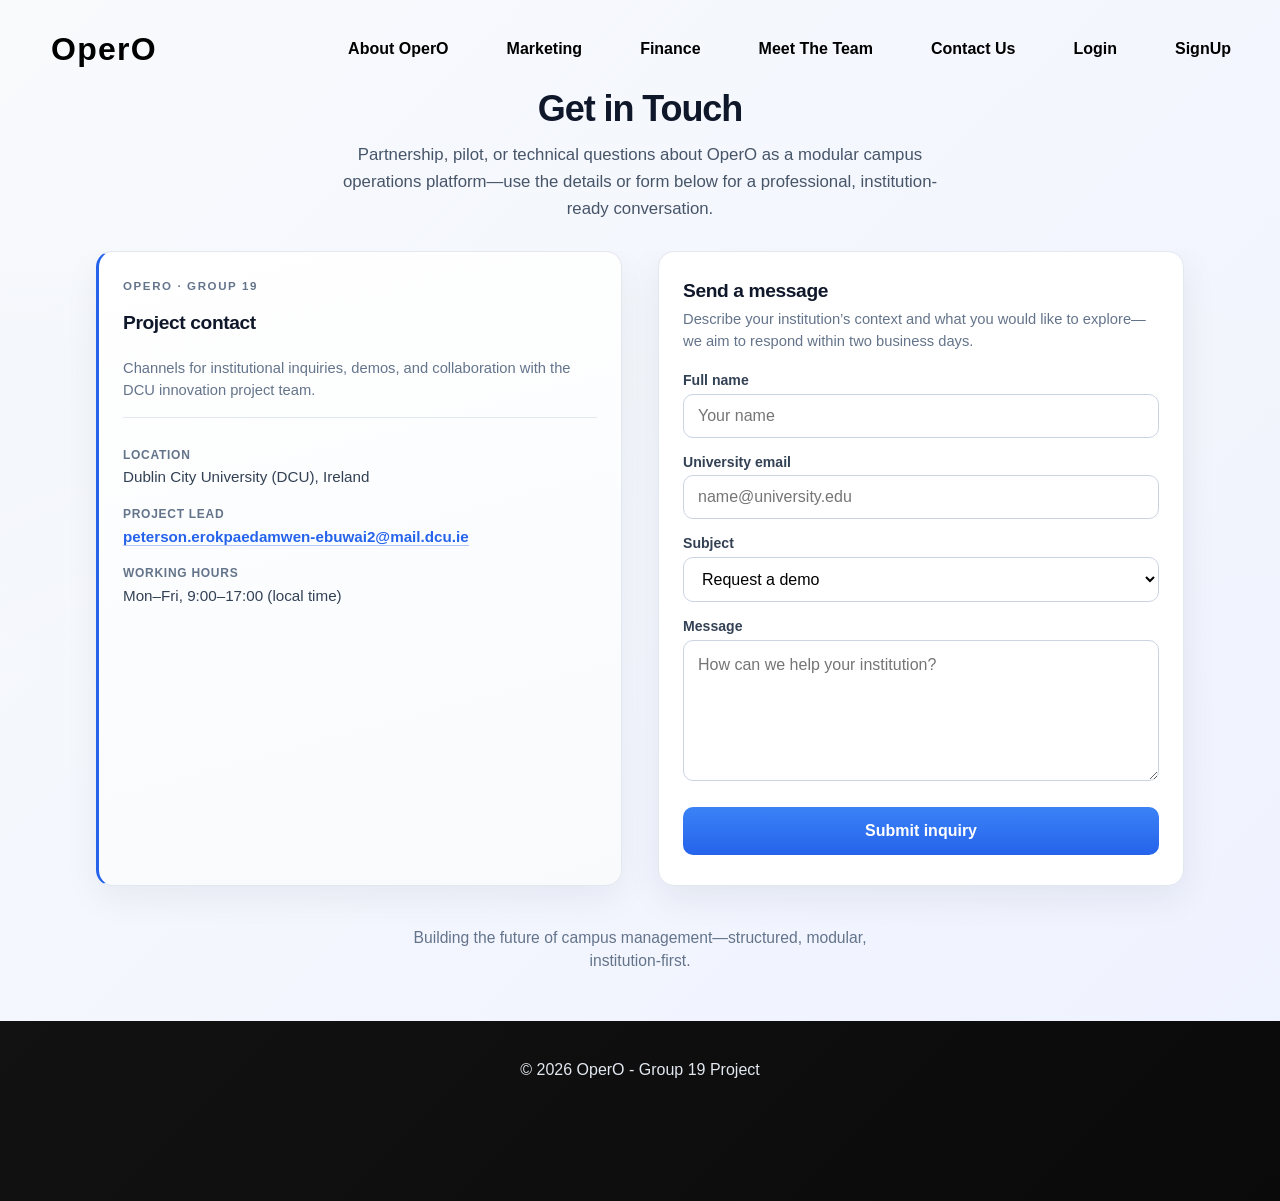
<file: contact.html>
<!DOCTYPE html>
<html lang="en">
<head>
    <meta charset="UTF-8">
    <meta name="viewport" content="width=device-width, initial-scale=1.0">
    <title>OperO | Contact Us</title>
    <link rel="stylesheet" href="main.css">
    <link rel="stylesheet" href="contact.css">
</head>
<body class="contact-page">

    <nav class="nav-bar">
        <a href="index.html" class="logo">OperO</a>
        <div class="list">
            <ul>
                <li><a href="Oper0.html">About OperO</a></li>
                <li><a href="market.html">Marketing</a></li>
                <li><a href="finance.html">Finance</a></li>
                <li><a href="team.html">Meet The Team</a></li>
                <li><a href="contact.html">Contact Us</a></li>
                <li><a href="login.html">Login</a></li>
                <li><a href="signup.html">SignUp</a></li>
            </ul>
        </div>
        <img src="images/burger.png" alt="A navigation burger menu" class="menu" width="35">
    </nav>

    <header class="contact-hero">
        <h1 class="contact-hero__title">Get in Touch</h1>
        <p class="contact-hero__lead">Partnership, pilot, or technical questions about OperO as a modular campus operations platform—use the details or form below for a professional, institution-ready conversation.</p>
    </header>

    <section class="contact-main" aria-label="Contact and inquiry form">
        <div class="contact-split">
            <aside class="contact_details" aria-labelledby="contact-details-title">
                <p class="contact-card-eyebrow">OperO · Group 19</p>
                <h2 id="contact-details-title" class="contact-card-title">Project contact</h2>
                <p class="contact-card-desc">Channels for institutional inquiries, demos, and collaboration with the DCU innovation project team.</p>
                <div class="contact-row">
                    <span class="contact-label">Location</span>
                    <span class="contact-value">Dublin City University (DCU), Ireland</span>
                </div>
                <div class="contact-row">
                    <span class="contact-label">Project lead</span>
                    <span class="contact-value"><a href="mailto:peterson.erokpaedamwen-ebuwai2@mail.dcu.ie" class="contact-link">peterson.erokpaedamwen-ebuwai2@mail.dcu.ie</a></span>
                </div>
                <div class="contact-row">
                    <span class="contact-label">Working hours</span>
                    <span class="contact-value">Mon–Fri, 9:00–17:00 (local time)</span>
                </div>
            </aside>

            <div class="message">
                <h2 class="message-form-title">Send a message</h2>
                <p class="message-form-lead">Describe your institution’s context and what you would like to explore—we aim to respond within two business days.</p>
                <form action="#" method="POST" class="contact-form">
                    <div class="form-group">
                        <label for="name">Full name</label>
                        <input type="text" id="name" name="name" placeholder="Your name" required autocomplete="name">
                    </div>

                    <div class="form-group">
                        <label for="email">University email</label>
                        <input type="email" id="email" name="email" placeholder="name@university.edu" required autocomplete="email">
                    </div>

                    <div class="form-group">
                        <label for="subject">Subject</label>
                        <select id="subject" name="subject">
                            <option value="demo">Request a demo</option>
                            <option value="partnership">Partnership inquiry</option>
                            <option value="support">Technical support</option>
                            <option value="other">Other</option>
                        </select>
                    </div>

                    <div class="form-group">
                        <label for="msg">Message</label>
                        <textarea id="msg" name="message" placeholder="How can we help your institution?" rows="5"></textarea>
                    </div>

                    <button type="submit" class="contact-submit">Submit inquiry</button>
                </form>
            </div>
        </div>

        <p class="contact-tagline">Building the future of campus management—structured, modular, institution-first.</p>
    </section>

    <footer>
        <div class="footer">
            <p>&copy; 2026 OperO - Group 19 Project</p>
        </div>
    </footer>

    <script src="main.js"></script>
</body>
</html>
</file>
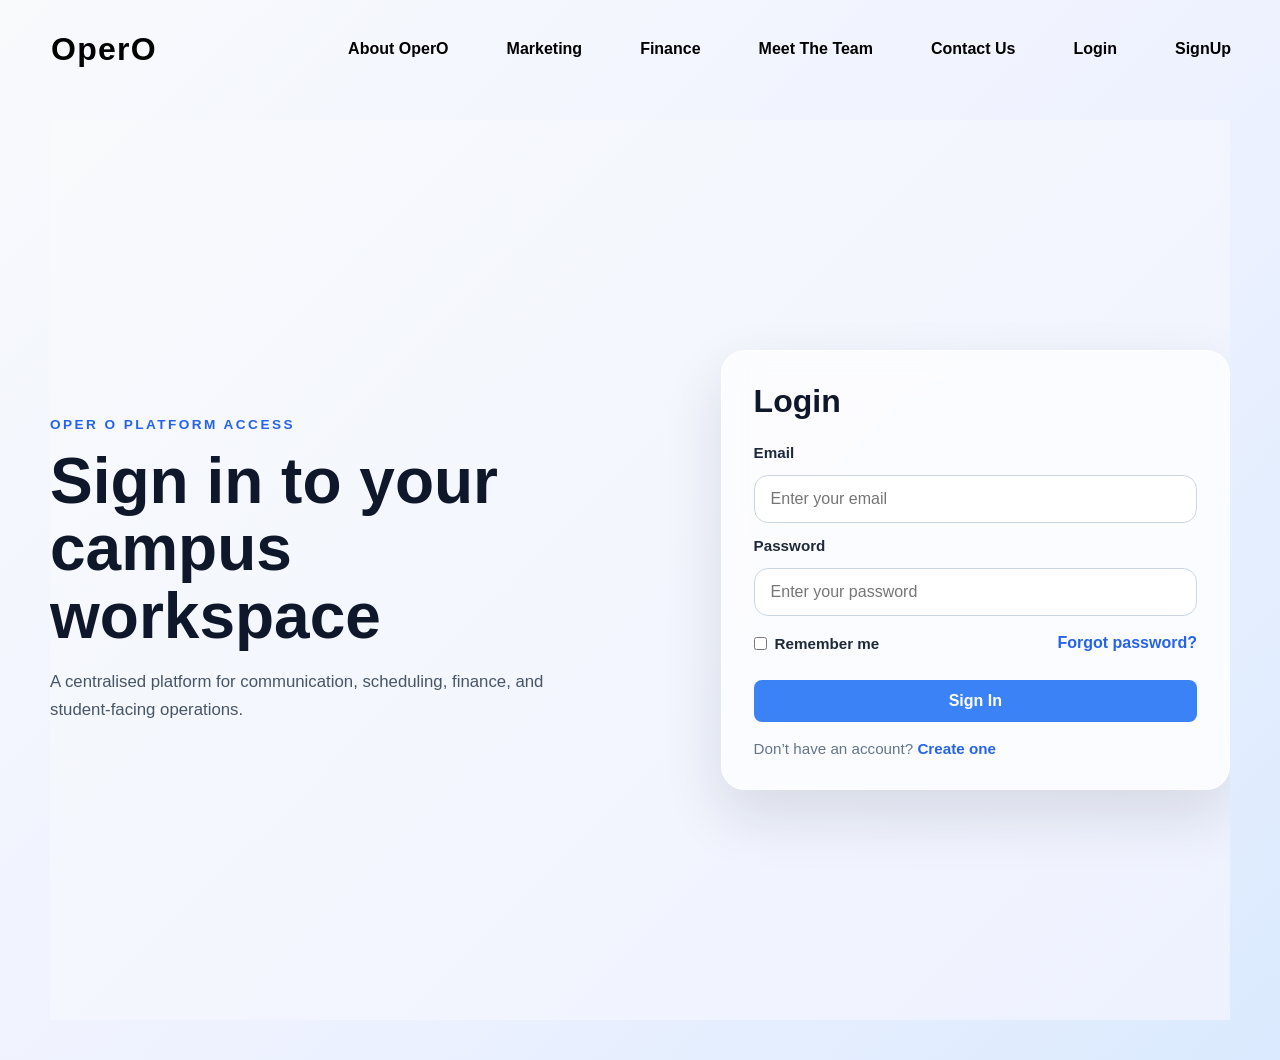
<file: login.html>
<!DOCTYPE html>
<html lang="en">
<head>
  <meta charset="UTF-8" />
  <meta name="viewport" content="width=device-width, initial-scale=1.0" />
  <title>OperO | Login</title>
  <link rel="stylesheet" href="main.css" />
</head>
<body>

    <nav class="nav-bar">
        <a href="index.html" class="logo">OperO</a>
        <div class="list">
            <ul>
                <li><a href="Oper0.html">About OperO</a></li>
                <li><a href="market.html">Marketing</a></li>
                <li><a href="finance.html">Finance</a></li>
                <li><a href="team.html">Meet The Team</a></li>
                <li><a href="contact.html">Contact Us</a></li>
                <li><a href="login.html">Login</a></li>
                <li><a href="signup.html">SignUp</a></li>
            </ul>
        </div>
        <img src="images/burger.png" alt="A navigation burger menu" class="menu" width="35">
    </nav>

  <main class="login-page">
    <section class="login-hero">
      <div class="login-copy">
        <p class="eyebrow">OPER O PLATFORM ACCESS</p>
        <h1>Sign in to your campus workspace</h1>
        <p class="login-subtext">
          A centralised platform for communication, scheduling, finance,
          and student-facing operations.
        </p>
      </div>

      <div class="login-card">
        <h2>Login</h2>
        <form class="login-form">
          <label for="email">Email</label>
          <input type="email" id="email" name="email" placeholder="Enter your email" required />

          <label for="password">Password</label>
          <input type="password" id="password" name="password" placeholder="Enter your password" required />

          <div class="login-options">
            <label class="remember-me">
              <input type="checkbox" />
              Remember me
            </label>
            <a href="#" class="forgot-link">Forgot password?</a>
          </div>

          <button type="submit" class="login-btn">Sign In</button>
        </form>

        <p class="login-footer-text">
          Don’t have an account?
          <a href="signup.html">Create one</a>
        </p>
      </div>
    </section>
  </main>

  <script src="main.js"></script>
</body>
</html>
</file>
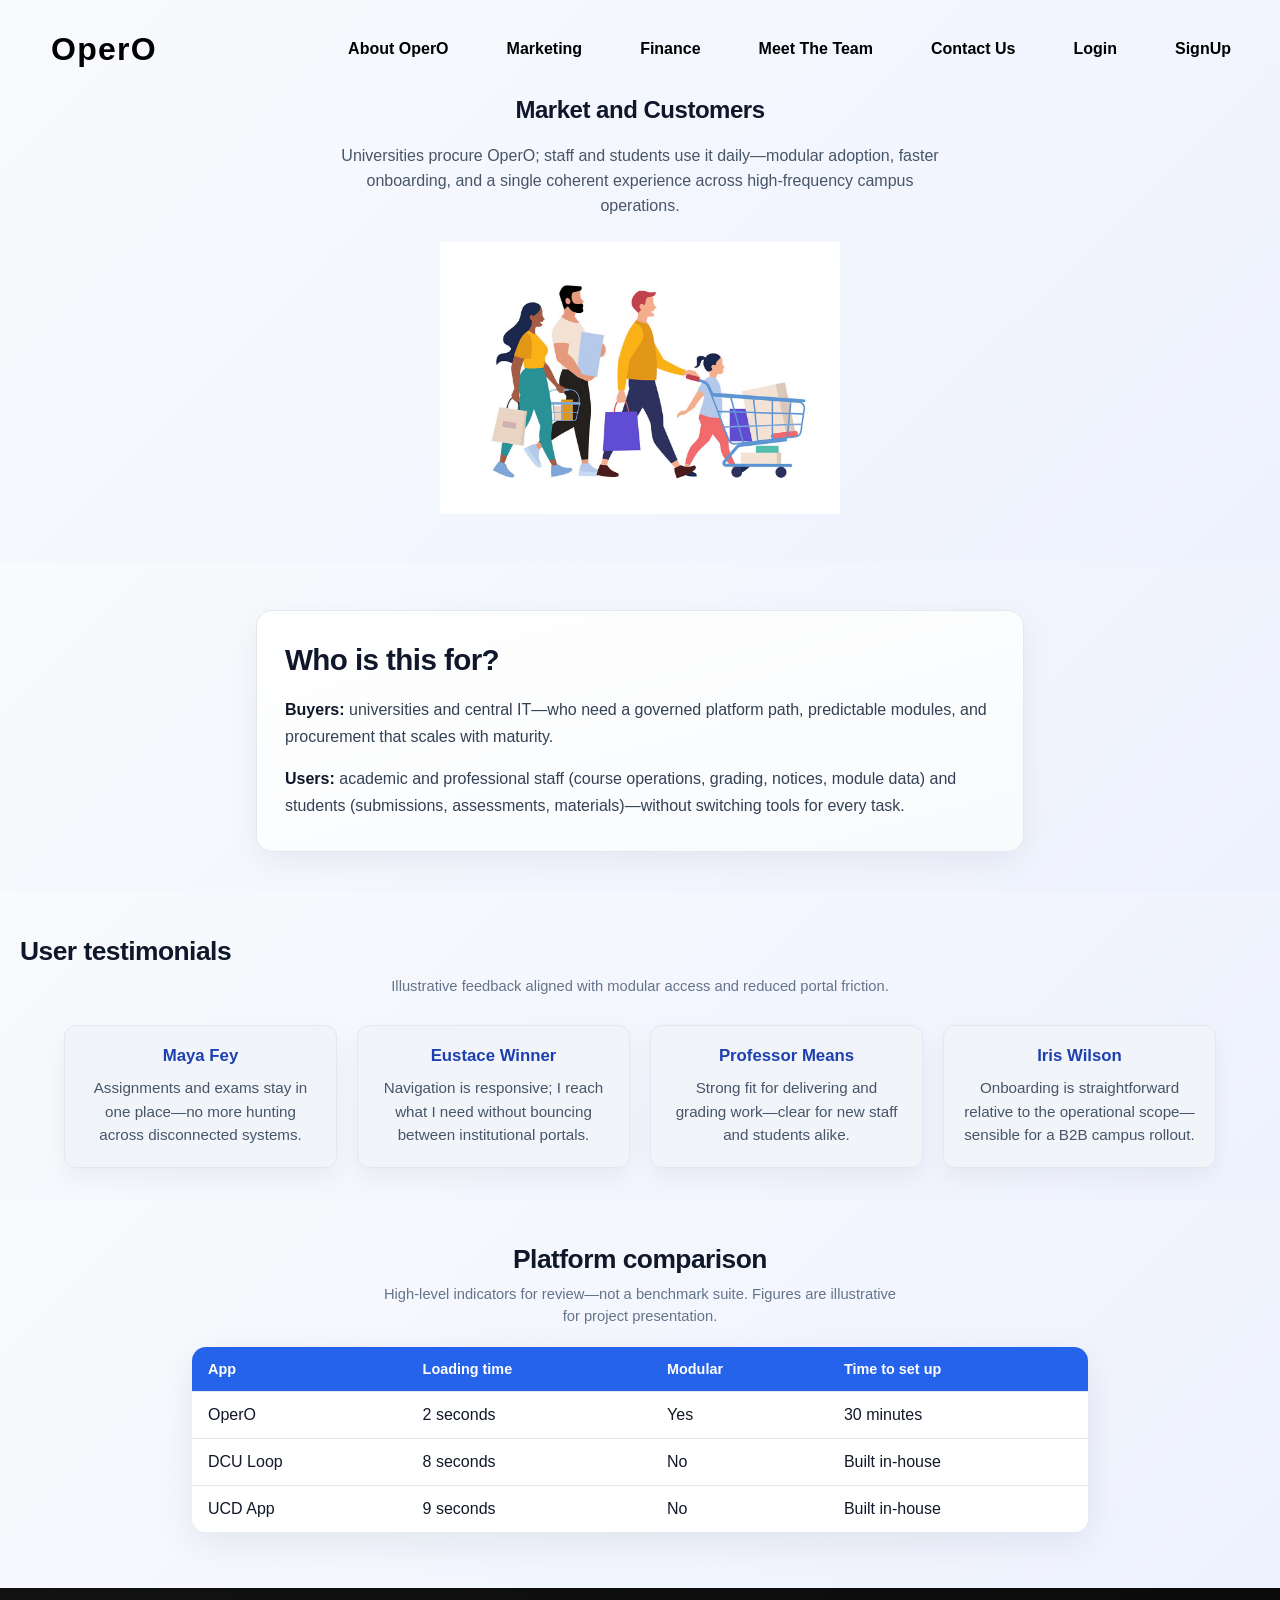
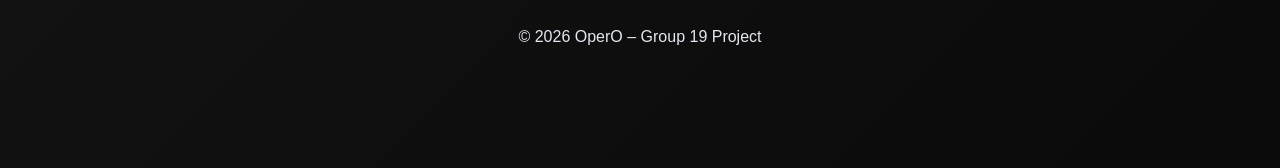
<file: market.html>
<!DOCTYPE html>
<html lang="en">
<head>
    <meta charset="UTF-8">
    <meta name="viewport" content="width=device-width, initial-scale=1.0">
    <title>OperO | Market and Customer</title>
    <link rel="stylesheet" href="market.css">
</head>

<body class="market-page">

    <nav class="nav-bar">
        <a href="index.html" class="logo">OperO</a>
        <div class="list">
            <ul>
                <li><a href="Oper0.html">About OperO</a></li>
                <li><a href="market.html">Marketing</a></li>
                <li><a href="finance.html">Finance</a></li>
                <li><a href="team.html">Meet The Team</a></li>
                <li><a href="contact.html">Contact Us</a></li>
                <li><a href="login.html">Login</a></li>
                <li><a href="signup.html">SignUp</a></li>
            </ul>
        </div>
        <img src="images/burger.png" alt="A navigation burger menu" class="menu" width="35">
    </nav>

    <section class="page-2 market-hero">
        <div class="intro">
            <h1 class="title">Market and Customers</h1>
            <p class="subtitle">Universities procure OperO; staff and students use it daily—modular adoption, faster onboarding, and a single coherent experience across high-frequency campus operations.</p>
            <img src="images/customers.png" alt="Illustration representing institutional customers and users" width="500" height="500">
        </div>
    </section>

    <section class="market-who-section">
        <div class="who">
            <h2 class="market-section-title">Who is this for?</h2>
            <p><strong>Buyers:</strong> universities and central IT—who need a governed platform path, predictable modules, and procurement that scales with maturity.</p>
            <p><strong>Users:</strong> academic and professional staff (course operations, grading, notices, module data) and students (submissions, assessments, materials)—without switching tools for every task.</p>
        </div>
    </section>

    <section class="market-testimonials-section">
        <h2 class="testimonials-heading">User testimonials</h2>
        <p class="testimonials-sub">Illustrative feedback aligned with modular access and reduced portal friction.</p>
        <div class="market-grid">
            <div class="market-card">
                <h3>Maya Fey</h3>
                <p>Assignments and exams stay in one place—no more hunting across disconnected systems.</p>
            </div>
            <div class="market-card">
                <h3>Eustace Winner</h3>
                <p>Navigation is responsive; I reach what I need without bouncing between institutional portals.</p>
            </div>
            <div class="market-card">
                <h3>Professor Means</h3>
                <p>Strong fit for delivering and grading work—clear for new staff and students alike.</p>
            </div>
            <div class="market-card">
                <h3>Iris Wilson</h3>
                <p>Onboarding is straightforward relative to the operational scope—sensible for a B2B campus rollout.</p>
            </div>
        </div>
    </section>

    <section class="market-compare-section">
        <div class="market-table">
            <h2 class="compare-title">Platform comparison</h2>
            <p class="compare-sub">High-level indicators for review—not a benchmark suite. Figures are illustrative for project presentation.</p>
            <div class="table-wrapper">
                <table>
                    <thead>
                        <tr>
                            <th>App</th>
                            <th>Loading time</th>
                            <th>Modular</th>
                            <th>Time to set up</th>
                        </tr>
                    </thead>
                    <tbody>
                        <tr>
                            <td>OperO</td>
                            <td>2 seconds</td>
                            <td>Yes</td>
                            <td>30 minutes</td>
                        </tr>
                        <tr>
                            <td>DCU Loop</td>
                            <td>8 seconds</td>
                            <td>No</td>
                            <td>Built in-house</td>
                        </tr>
                        <tr>
                            <td>UCD App</td>
                            <td>9 seconds</td>
                            <td>No</td>
                            <td>Built in-house</td>
                        </tr>
                    </tbody>
                </table>
            </div>
        </div>
    </section>

    <footer>
        <div class="footer">
            <p>&copy; 2026 OperO &ndash; Group 19 Project</p>
        </div>
    </footer>

    <script src="main.js"></script>

<!-- Image source: customers.png — https://knowledge.wharton.upenn.edu/wp-content/uploads/2023/07/7.19.23-fader-customer-centricity-book-excerpt-GettyImages-1368585997.jpg -->
</body>
</html>
</file>
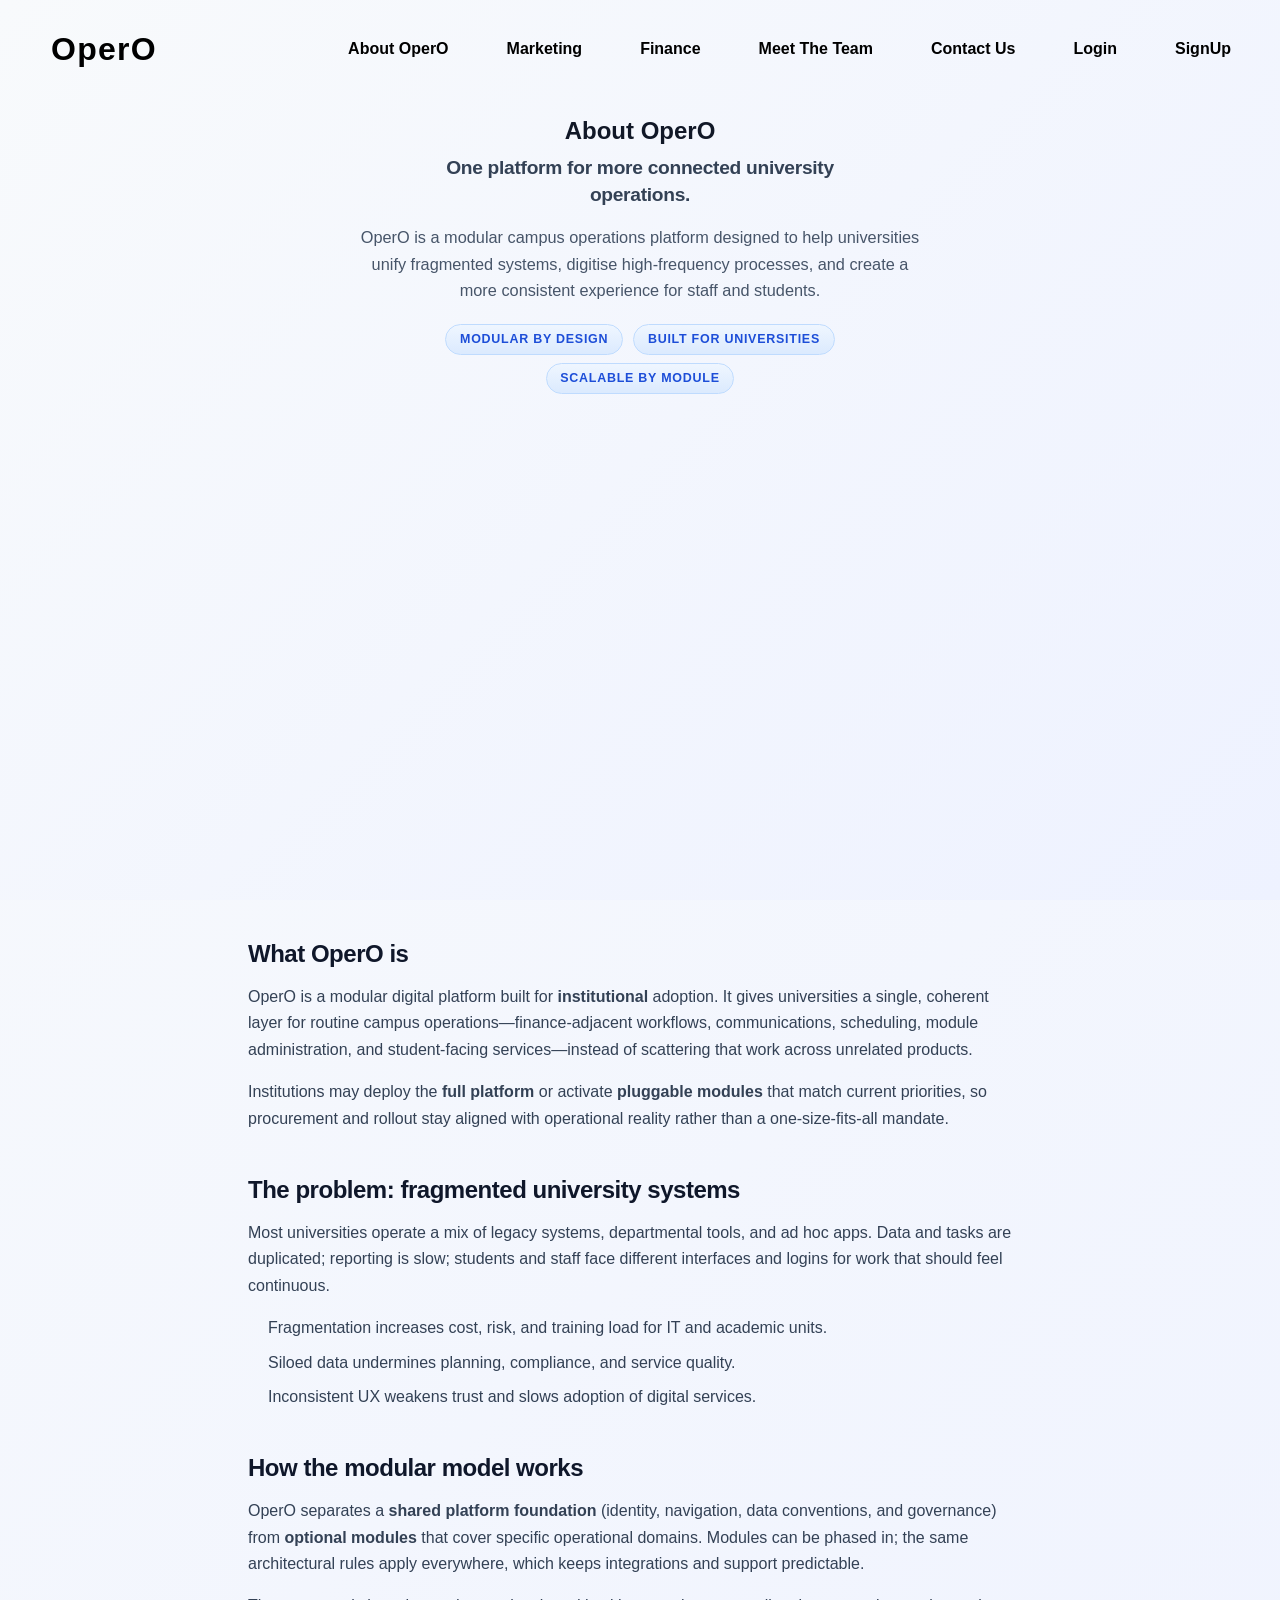
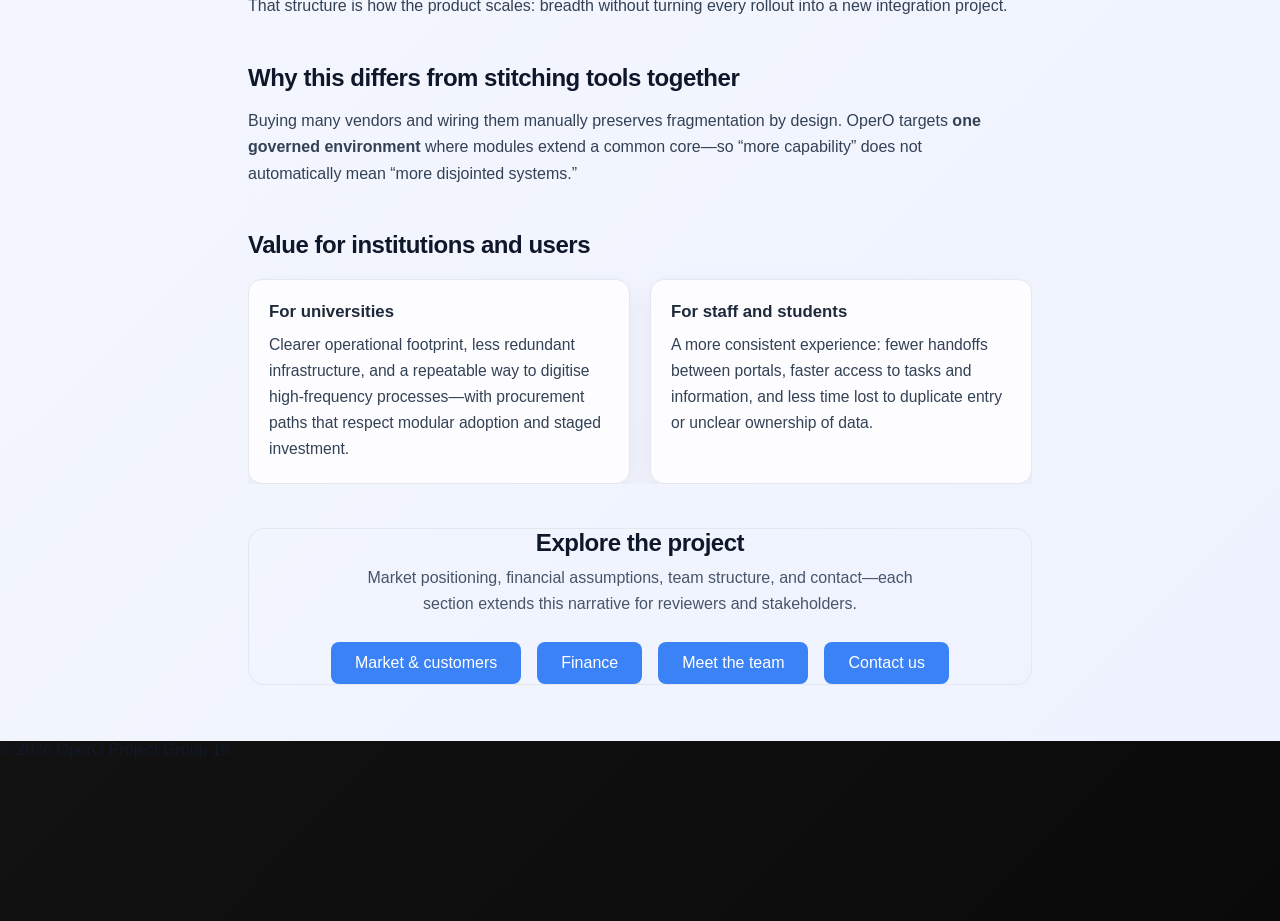
<file: Oper0.html>
<!DOCTYPE html>
<html lang="en">
<head>
    <meta charset="UTF-8">
    <meta name="viewport" content="width=device-width, initial-scale=1.0">
    <title>OperO | About OperO</title>
    <link rel="stylesheet" href="main.css">
</head>
<body class="about-page-body">
    <nav class="nav-bar">
        <a href="index.html" class="logo">OperO</a>
        <div class="list">
            <ul>
                <li><a href="Oper0.html">About OperO</a></li>
                <li><a href="market.html">Marketing</a></li>
                <li><a href="finance.html">Finance</a></li>
                <li><a href="team.html">Meet The Team</a></li>
                <li><a href="contact.html">Contact Us</a></li>
                <li><a href="login.html">Login</a></li>
                <li><a href="signup.html">SignUp</a></li>
            </ul>
        </div>
        <img src="images/burger.png" alt="A navigation burger menu" class="menu" width="35">
    </nav>

    <section class="page-1 about-hero">
        <div class="intro about-hero__inner">
            <h1 class="title">About OperO</h1>
            <p class="subtitle">One platform for more connected university operations.</p>
            <p class="about-hero__lead">
                OperO is a modular campus operations platform designed to help universities unify fragmented systems, digitise high-frequency processes, and create a more consistent experience for staff and students.
            </p>
            <ul class="about-hero__highlights" aria-label="Platform highlights">
                <li>Modular by design</li>
                <li>Built for universities</li>
                <li>Scalable by module</li>
            </ul>
        </div>
    </section>

    <main class="about-page" id="about-main">
        <section class="about-section" aria-labelledby="what-is-opero">
            <h2 id="what-is-opero">What OperO is</h2>
            <p>OperO is a modular digital platform built for <strong>institutional</strong> adoption. It gives universities a single, coherent layer for routine campus operations—finance-adjacent workflows, communications, scheduling, module administration, and student-facing services—instead of scattering that work across unrelated products.</p>
            <p>Institutions may deploy the <strong>full platform</strong> or activate <strong>pluggable modules</strong> that match current priorities, so procurement and rollout stay aligned with operational reality rather than a one-size-fits-all mandate.</p>
        </section>

        <section class="about-section" aria-labelledby="problem">
            <h2 id="problem">The problem: fragmented university systems</h2>
            <p>Most universities operate a mix of legacy systems, departmental tools, and ad hoc apps. Data and tasks are duplicated; reporting is slow; students and staff face different interfaces and logins for work that should feel continuous.</p>
            <ul class="about-list">
                <li>Fragmentation increases cost, risk, and training load for IT and academic units.</li>
                <li>Siloed data undermines planning, compliance, and service quality.</li>
                <li>Inconsistent UX weakens trust and slows adoption of digital services.</li>
            </ul>
        </section>

        <section class="about-section" aria-labelledby="modular">
            <h2 id="modular">How the modular model works</h2>
            <p>OperO separates a <strong>shared platform foundation</strong> (identity, navigation, data conventions, and governance) from <strong>optional modules</strong> that cover specific operational domains. Modules can be phased in; the same architectural rules apply everywhere, which keeps integrations and support predictable.</p>
            <p>That structure is how the product scales: breadth without turning every rollout into a new integration project.</p>
        </section>

        <section class="about-section" aria-labelledby="difference">
            <h2 id="difference">Why this differs from stitching tools together</h2>
            <p>Buying many vendors and wiring them manually preserves fragmentation by design. OperO targets <strong>one governed environment</strong> where modules extend a common core—so “more capability” does not automatically mean “more disjointed systems.”</p>
        </section>

        <section class="about-section about-section--value" aria-labelledby="value">
            <h2 id="value">Value for institutions and users</h2>
            <div class="about-value-grid">
                <div class="about-value-card">
                    <h3>For universities</h3>
                    <p>Clearer operational footprint, less redundant infrastructure, and a repeatable way to digitise high-frequency processes—with procurement paths that respect modular adoption and staged investment.</p>
                </div>
                <div class="about-value-card">
                    <h3>For staff and students</h3>
                    <p>A more consistent experience: fewer handoffs between portals, faster access to tasks and information, and less time lost to duplicate entry or unclear ownership of data.</p>
                </div>
            </div>
        </section>

        <section class="about-section about-cta" aria-labelledby="next-steps">
            <h2 id="next-steps" class="about-cta__heading">Explore the project</h2>
            <p class="about-cta__text">Market positioning, financial assumptions, team structure, and contact—each section extends this narrative for reviewers and stakeholders.</p>
            <div class="about-cta__links">
                <a href="market.html" class="cta">Market &amp; customers</a>
                <a href="finance.html" class="cta">Finance</a>
                <a href="team.html" class="cta">Meet the team</a>
                <a href="contact.html" class="cta">Contact us</a>
            </div>
        </section>
    </main>

    <footer>
        <div class="footer">
            <p>&copy; 2026 OperO Project Group 19</p>
        </div>
    </footer>

    <script src="main.js"></script>
</body>
</html>
</file>
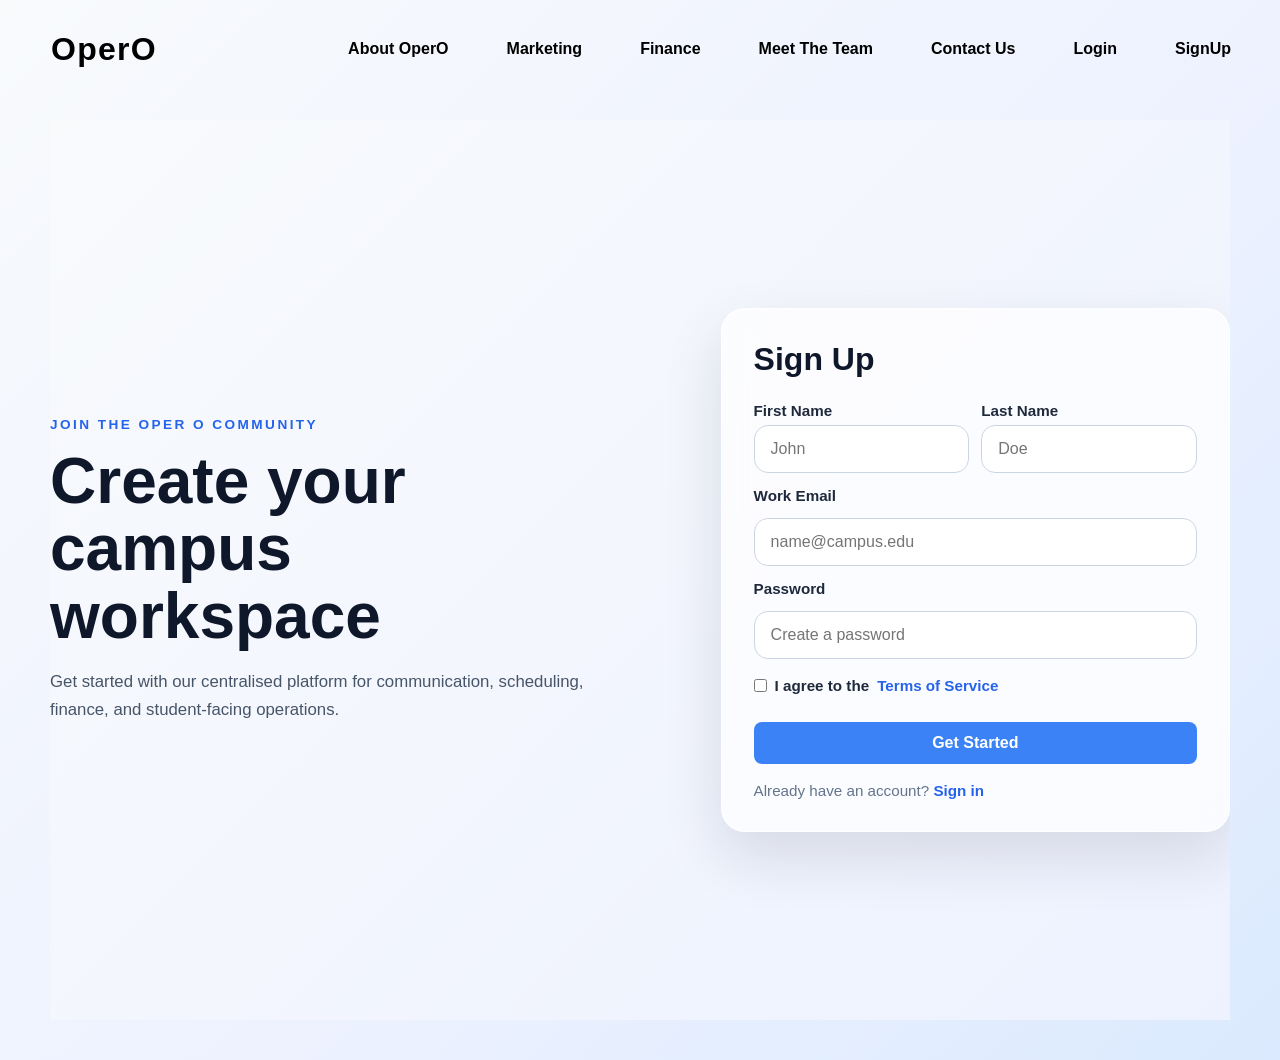
<file: signup.html>
<!DOCTYPE html>
<html lang="en">
<head>
  <meta charset="UTF-8" />
  <meta name="viewport" content="width=device-width, initial-scale=1.0" />
  <title>OperO | Sign Up</title>
  <link rel="stylesheet" href="main.css" />
</head>
<body>

    <nav class="nav-bar">
        <a href="index.html" class="logo">OperO</a>
        <div class="list">
            <ul>
                <li><a href="Oper0.html">About OperO</a></li>
                <li><a href="market.html">Marketing</a></li>
                <li><a href="finance.html">Finance</a></li>
                <li><a href="team.html">Meet The Team</a></li>
                <li><a href="contact.html">Contact Us</a></li>
                <li><a href="login.html">Login</a></li>
                <li><a href="signup.html">SignUp</a></li>
            </ul>
        </div>
        <img src="images/burger.png" alt="A navigation burger menu" class="menu" width="35">
    </nav>

  <main class="login-page">
    <section class="login-hero">
      <div class="login-copy">
        <p class="eyebrow">JOIN THE OPER O COMMUNITY</p>
        <h1>Create your campus workspace</h1>
        <p class="login-subtext">
          Get started with our centralised platform for communication, scheduling, finance,
          and student-facing operations.
        </p>
      </div>

      <div class="login-card">
        <h2>Sign Up</h2>
        <form class="login-form">
          <div class="name-row">
            <div class="field-group">
              <label for="fname">First Name</label>
              <input type="text" id="fname" name="fname" placeholder="John" required />
            </div>
            <div class="field-group">
              <label for="lname">Last Name</label>
              <input type="text" id="lname" name="lname" placeholder="Doe" required />
            </div>
          </div>

          <label for="email">Work Email</label>
          <input type="email" id="email" name="email" placeholder="name@campus.edu" required />

          <label for="password">Password</label>
          <input type="password" id="password" name="password" placeholder="Create a password" required />

          <div class="login-options login-options--single">
            <label class="remember-me">
              <input type="checkbox" required />
              I agree to the <a href="#" class="forgot-link">Terms of Service</a>
            </label>
          </div>

          <button type="submit" class="login-btn">Get Started</button>
        </form>

        <p class="login-footer-text">
          Already have an account?
          <a href="login.html">Sign in</a>
        </p>
      </div>
    </section>
  </main>

  <script src="main.js"></script>
</body>
</html>
</file>
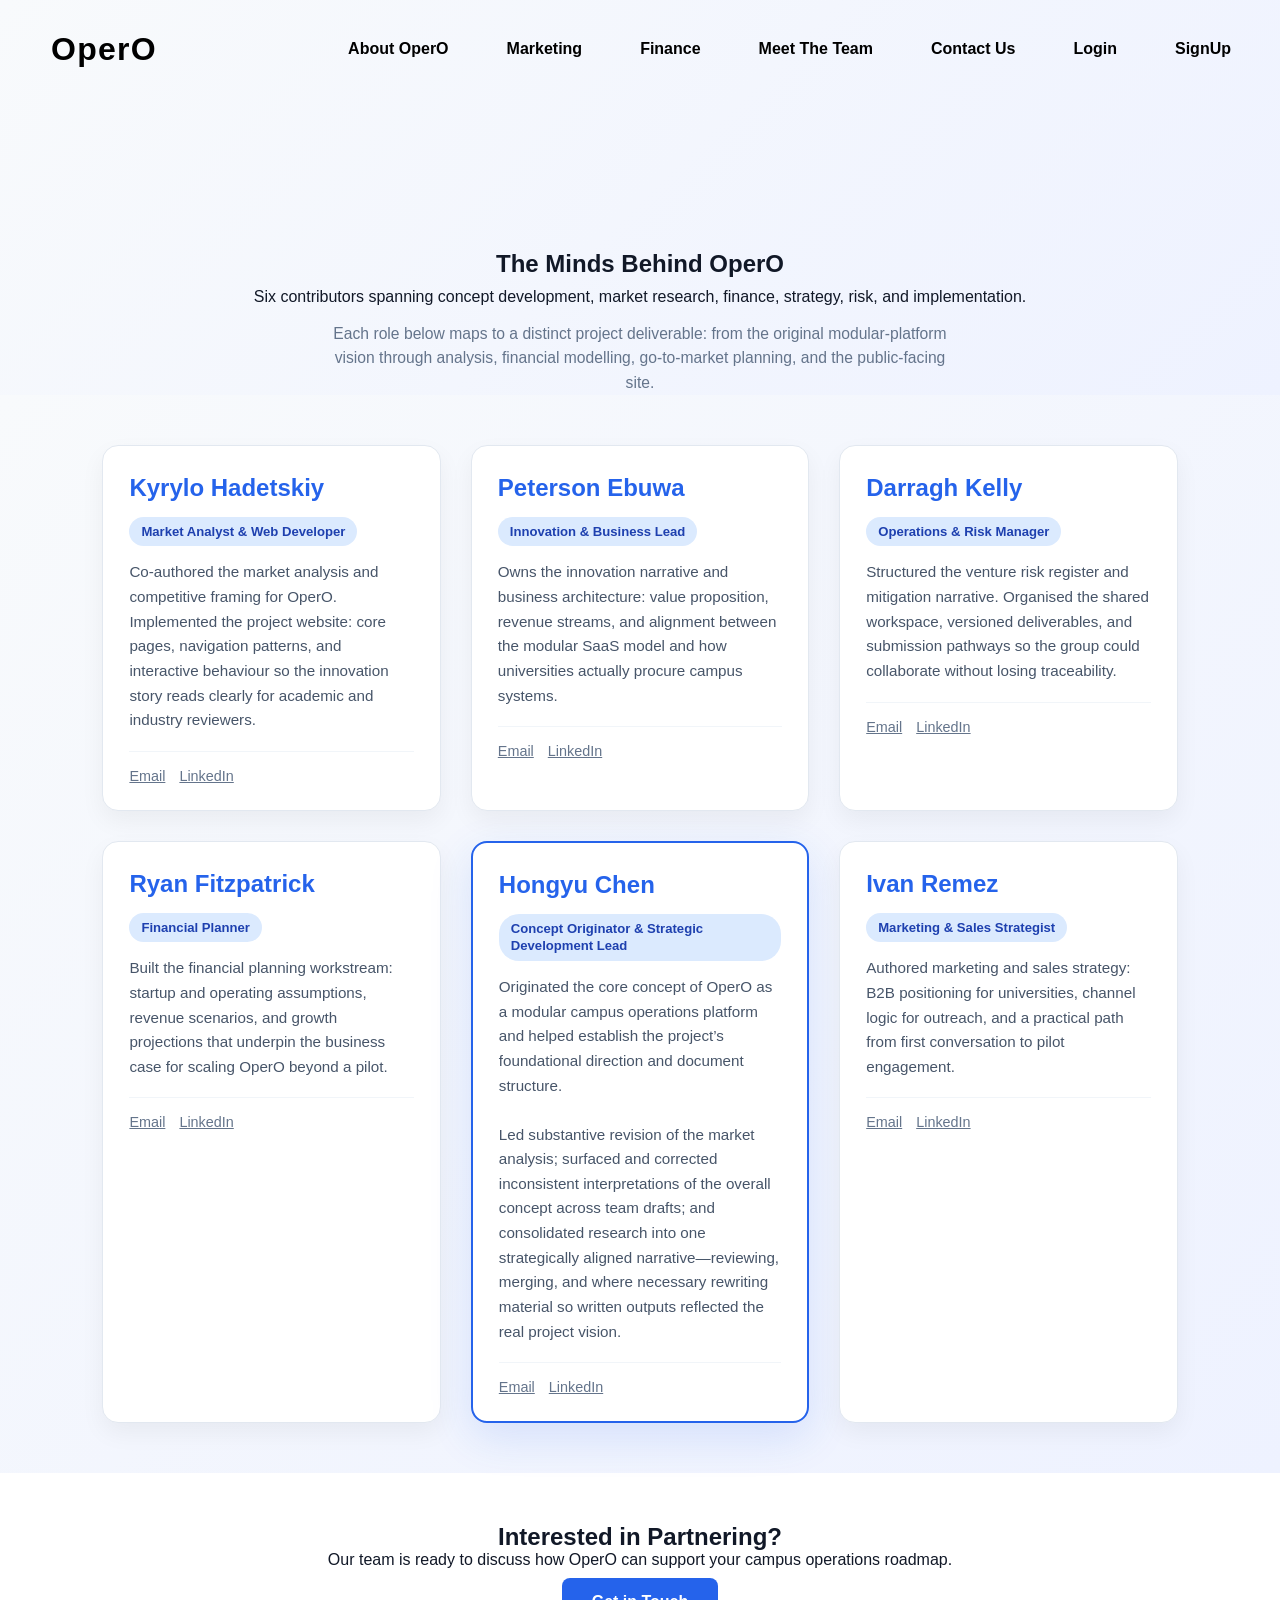
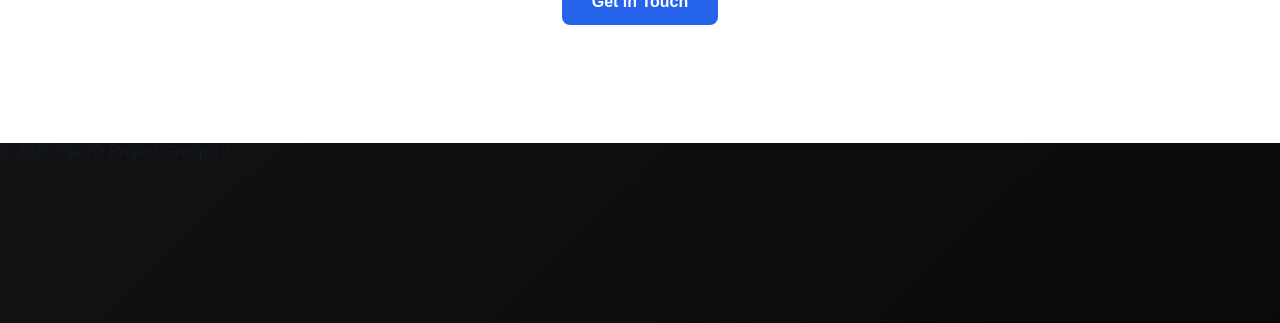
<file: team.html>
<!DOCTYPE html>
<html lang="en">
<head>
    <meta charset="UTF-8">
    <meta name="viewport" content="width=device-width, initial-scale=1.0">
    <title>OperO | Meet The Team</title>
    <link rel="stylesheet" href="main.css">
</head>
<body>

    <nav class="nav-bar">
        <a href="index.html" class="logo">OperO</a>
        <div class="list">
            <ul>
                <li><a href="Oper0.html">About OperO</a></li>
                <li><a href="market.html">Marketing</a></li>
                <li><a href="finance.html">Finance</a></li>
                <li><a href="team.html">Meet The Team</a></li>
                <li><a href="contact.html">Contact Us</a></li>
                <li><a href="login.html">Login</a></li>
                <li><a href="signup.html">SignUp</a></li>
            </ul>
        </div>
        <img src="images/burger.png" alt="A navigation burger menu" class="menu" width="35">
    </nav>

    <section class="page-1" style="min-height: 40vh; display: flex; align-items: center; justify-content: center; text-align: center;">
        <div class="intro">
            <h1 class="title">The Minds Behind OperO</h1>
            <p class="subtitle">Six contributors spanning concept development, market research, finance, strategy, risk, and implementation.</p>
            <p class="team-page-lead">Each role below maps to a distinct project deliverable: from the original modular-platform vision through analysis, financial modelling, go-to-market planning, and the public-facing site.</p>
        </div>
    </section>

    <div class="team-grid">

        <div class="team-card">
            <h3>Kyrylo Hadetskiy</h3>
            <span class="role-badge">Market Analyst &amp; Web Developer</span>
            <p class="contribution-text">
                Co-authored the market analysis and competitive framing for OperO. Implemented the project website: core pages, navigation patterns, and interactive behaviour so the innovation story reads clearly for academic and industry reviewers.
            </p>
            <div class="team-contact">
                <a href="mailto:kyrylo.hadetskiy2@mail.dcu.ie" class="social-link">Email</a>
                <a href="#" class="social-link">LinkedIn</a>
            </div>
        </div>

        <div class="team-card">
            <h3>Peterson Ebuwa</h3>
            <span class="role-badge">Innovation &amp; Business Lead</span>
            <p class="contribution-text">
                Owns the innovation narrative and business architecture: value proposition, revenue streams, and alignment between the modular SaaS model and how universities actually procure campus systems.
            </p>
            <div class="team-contact">
                <a href="mailto:peterson.erokpaedamwen-ebuwai2@mail.dcu.ie" class="social-link">Email</a>
                <a href="#" class="social-link">LinkedIn</a>
            </div>
        </div>

        <div class="team-card">
            <h3>Darragh Kelly</h3>
            <span class="role-badge">Operations &amp; Risk Manager</span>
            <p class="contribution-text">
                Structured the venture risk register and mitigation narrative. Organised the shared workspace, versioned deliverables, and submission pathways so the group could collaborate without losing traceability.
            </p>
            <div class="team-contact">
                <a href="mailto:darragh.kelly83@mail.dcu.ie" class="social-link">Email</a>
                <a href="#" class="social-link">LinkedIn</a>
            </div>
        </div>

        <div class="team-card">
            <h3>Ryan Fitzpatrick</h3>
            <span class="role-badge">Financial Planner</span>
            <p class="contribution-text">
                Built the financial planning workstream: startup and operating assumptions, revenue scenarios, and growth projections that underpin the business case for scaling OperO beyond a pilot.
            </p>
            <div class="team-contact">
                <a href="mailto:ryan.fitzpatrick2@mail.dcu.ie" class="social-link">Email</a>
                <a href="#" class="social-link">LinkedIn</a>
            </div>
        </div>

        <div class="team-card team-card--featured">
            <h3>Hongyu Chen</h3>
            <span class="role-badge">Concept Originator &amp; Strategic Development Lead</span>
            <p class="contribution-text">
                Originated the core concept of OperO as a modular campus operations platform and helped establish the project’s foundational direction and document structure.
            </p>
            <p class="contribution-text">
                Led substantive revision of the market analysis; surfaced and corrected inconsistent interpretations of the overall concept across team drafts; and consolidated research into one strategically aligned narrative—reviewing, merging, and where necessary rewriting material so written outputs reflected the real project vision.
            </p>
            <div class="team-contact">
                <a href="mailto:hongyu.chen2@mail.dcu.ie" class="social-link">Email</a>
                <a href="#" class="social-link">LinkedIn</a>
            </div>
        </div>

        <div class="team-card">
            <h3>Ivan Remez</h3>
            <span class="role-badge">Marketing &amp; Sales Strategist</span>
            <p class="contribution-text">
                Authored marketing and sales strategy: B2B positioning for universities, channel logic for outreach, and a practical path from first conversation to pilot engagement.
            </p>
            <div class="team-contact">
                <a href="mailto:ivan.remez2@mail.dcu.ie" class="social-link">Email</a>
                <a href="#" class="social-link">LinkedIn</a>
            </div>
        </div>

    </div>

    <section style="min-height: 30vh; background: white; text-align: center; padding: 50px;">
        <h2>Interested in Partnering?</h2>
        <p>Our team is ready to discuss how OperO can support your campus operations roadmap.</p>
        <p style="margin-top: 1.5rem;">
            <a href="contact.html" class="cta" style="background: #2563eb; color: white; padding: 15px 30px; border-radius: 8px; font-weight: bold;">Get in Touch</a>
        </p>
    </section>

    <footer>
        <div class="footer">
            <p>&copy; 2026 OperO Project Group 19</p>
        </div>
    </footer>

    <script src="main.js"></script>
</body>
</html>
</file>
<file: main.css>
*,
*::before,
*::after {
    box-sizing: border-box;
}

* {
    margin: 0;
    padding: 0;
    text-decoration: none;
    list-style: none;
    scroll-behavior: smooth;
}
html, body, footer{
  overflow-x: hidden;
  width: 100%;
  margin: 0;
  padding: 0;
}
header {
    width: 100vw;
}
body {
    font-family: 'Segoe UI', Tahoma, Geneva, Verdana, sans-serif;
    font-size: clamp(16px, 1vw, 18px);
    background: linear-gradient(135deg, #f8fafc, #eef2ff);
    color: #111827;
}
section, footer {
    font-family: 'Segoe UI', Tahoma, Geneva, Verdana, sans-serif;
    font-size: clamp(16px, 1vw, 18px);
    width: 100%;
    overflow-x: hidden;
}
section {
    min-height: 100vh;
    height: auto;
    overflow-y: visible;
}
footer {
    min-height: 180px;
    height: auto;
    overflow-y: visible;
}
section{
    background-size: cover;
    background: linear-gradient(135deg, #f8fafc, #eef2ff);
}
footer{
    background-size: cover;
    background: linear-gradient(135deg, #121213, #0a0a0a);

}
.greg,
.darlington {
    border-radius: 10px;
}
.intro {
    display: flex;
    align-items: center;
    text-align: center;
    flex-direction: column;
}

.page-1 .intro img {
    max-width: min(500px, 100%);
    height: auto;
}
.content{
    margin-top: 30px;
    margin-left: 30px;
}
.nav-bar {
    padding: 20px 30px;
    position: absolute;
    top: 0;
    left: 0;
    z-index: 20;
    display: flex;
    width: 100%;
    box-sizing: border-box;
    justify-content: space-between;
    align-items: center;
    gap: 1.25rem;
    overflow: visible;
}
.cta {
  margin-top: 50px;
  padding: 12px 24px;
  background-color: #3b82f6; 
  color: white;
  text-decoration: none;
  border-radius: 8px;
  transition: all 0.3s ease;
}

.cta:hover {
  background-color: #2563eb;
  transform: translateY(-2px);
}

.intro .cta + .cta {
  margin-top: 12px;
}
nav a {
  text-decoration: none;
  color: #333;
  padding: 10px 18px;
  border-radius: 10px;
  border: 3px solid transparent; 
  transition: all 0.6s cubic-bezier(0.4, 0, 0.2, 1); 
}
nav a:hover {
  background-color: rgba(255, 255, 255, 0.05);
  border-color: black;
  transform: translateY(-2px);
}
.nav-bar a{
    color: black;
    font-size: 1em;
    font-weight: bold;
}
.nav-bar .logo {
    font-size: 2em;
    font-weight: bold;
    letter-spacing: 0.04em;
    display: inline-flex;
    align-items: center;
    justify-content: center;
    line-height: 1;
    gap: 0.35em;
    flex-shrink: 0;
    text-align: center;
}
.nav-bar .logo img[src=""] {
    display: none;
}

.nav-bar .list {
    flex: 1 1 auto;
    display: flex;
    justify-content: flex-end;
    align-items: center;
    min-width: 0;
}

.nav-bar .list ul {
    display: flex;
    flex-wrap: nowrap;
    align-items: center;
    justify-content: flex-end;
    gap: 0 1.25rem;
}

.nav-bar .list ul li {
    margin: 0;
    flex-shrink: 0;
    animation: FadeIn 0.6s ease forwards;
}

.nav-bar .list a {
    padding: 10px 16px;
}

.nav-bar .menu {
    display: none;
    position: absolute;
    top: 10px;
    right: 30px;
    flex-shrink: 0;
}

@media screen and (min-width: 1277px) {
    .nav-bar .list a {
        white-space: nowrap;
    }
}
.title, .subtitle, .cta {
  opacity: 0;
  animation: fadeIn 1s ease forwards;
  
}
.cta{
    animation-delay: 2s;
}
.title{
    animation-delay: 0.5s;
    margin-top: 250px;
}
.subtitle {
  animation-delay: 1s;
  margin-top: 10px;
}
.new_logo {
  width: 120px;
  opacity: 0;
  transform: scale(0.8);
  animation: popIn 0.6s ease forwards;
  animation-delay: 1s;
}
.problem{
    background-color:white;
}
@media screen and (max-width: 1276px) {
  .nav-bar {
    padding: 18px 20px;
  }

  .title,
  .subtitle {
    position: relative;
    margin-top: 0;
  }

  .page-1 {
    padding-top: 5.5rem;
  }

  .login-hero {
    grid-template-columns: 1fr;
    gap: 28px;
  }

  .login-copy {
    text-align: center;
    margin: 0 auto;
  }

  .login-subtext {
    margin: 0 auto;
  }
  .nav-bar .menu {
    display: block;
    z-index: 21;
  }
  .list {
    position: fixed;
    background-color: rgba(19, 18, 18, 0.72);
    backdrop-filter: blur(10px);
    top: 0;
    left: 0;
    width: 100%;
    height: 100vh;
    display: flex;
    justify-content: center;
    align-items: center;
    margin-left: -100%;
    transition: margin-left 0.5s ease;
    z-index: 15;
    pointer-events: none;
  }
  .list.mobile-menu {
    margin-left: 0;
    pointer-events: auto;
  }
  .nav-bar .list a {
    color: white;
  }
  .list ul {
    display: flex;
    flex-direction: column;
    align-items: center;
    flex-wrap: nowrap;
    gap: 25px 0;
  }
  .nav-bar .list ul li {
    margin: 0;
    font-size: 1.5em;
  }
  .nav-bar .logo {
    position: relative;
    top: auto;
    left: auto;
    z-index: 21;
  }
}

@keyframes fadeIn {
  to {
    opacity: 1;
  }
}

@keyframes popIn {
  to {
    opacity: 1;
    transform: scale(1);
  }
}
@keyframes float {
  0% { transform: translateY(0px); }
  50% { transform: translateY(-8px); }
  100% { transform: translateY(0px); }
}

.carousel{
    margin: 100px auto;
    width: 90%;
    display:flex;
    overflow: hidden;
}
.carousel::-webkit-scrollbar{
    display:none;
}
.group{
    display:flex;
    align-items: center;
    justify-content: center;
    gap:1em;
    animation: scroll 6s infinite linear;
    padding-right: 1em;
}
.card{
    flex: 0 0 7em;
    height: 6em;
    padding: 1em;
    background-color: blue;
    font-size: 3rem;
    border-radius: .2em;
    display: flex;
    align-items: center;
    justify-content: center;
}

@keyframes scroll {
    0% {transform: translateX(0);}
    100% {transform: translateX(-50%);}
}
.why {
  position: relative;
  min-height: 100vh;
  display: flex;
  flex-direction: column;
  justify-content: center;
  align-items: center;
  overflow: hidden;
}

.content {
  text-align: center;
  z-index: 2;
  margin-bottom: 40px;
}

.boxes {
  position: absolute;
  width: 100%;
  height: 100%;
}

.box {
  position: absolute;
  width: 50%;
  height: 50%;
  opacity: 0;
  transition: all 1.2s ease;
}

.box1 { top: -100%; left: -100%; background:  white; }
.box2 { top: -100%; right: -100%; background:  white; }
.box3 { bottom: -100%; left: -100%; background: white; }
.box4 { bottom: -100%; right: -100%; background: white; }

.boxes.assemble .box1 { top: 0; left: 0; opacity: 1; }
.boxes.assemble .box2 { top: 0; right: 0; opacity: 1; }
.boxes.assemble .box3 { bottom: 0; left: 0; opacity: 1; }
.boxes.assemble .box4 { bottom: 0; right: 0; opacity: 1; }

.pete{
 text-align:center;
}

.box{
    display: flex;
  justify-content: center;
  align-items: center;
}

.finance {
  background: #ffffff;
  padding: 60px 20px;
}

.finance.finance-page {
  max-width: 100%;
  box-sizing: border-box;
}

.finance-lead {
  max-width: 44rem;
  margin: 0 auto 2rem;
  padding: 0 8px;
  text-align: center;
  line-height: 1.65;
  color: #475569;
  font-size: 1.02rem;
}

.finance-lead strong {
  color: #334155;
  font-weight: 600;
}

.finance h2 {
  text-align: center;
  margin-bottom: 20px;
}

.finance-grid {
  display: grid;
  grid-template-columns: repeat(auto-fit, minmax(250px, 1fr));
  gap: 20px;
  margin-top: 40px;
}

.finance-card {
  text-align: center;
  background: #f1f5f9;
  padding: 22px 20px 24px;
  border-radius: 12px;
  border: 1px solid #e2e8f0;
  box-shadow: 0 10px 25px rgba(0, 0, 0, 0.05);
  transition: transform 0.3s ease, box-shadow 0.3s ease;
  display: flex;
  flex-direction: column;
  align-items: stretch;
  min-height: 100%;
}

.finance-card:hover {
  transform: translateY(-4px);
  box-shadow: 0 14px 32px rgba(15, 23, 42, 0.08);
}

.finance-card h3 {
  margin-bottom: 6px;
  color: #0f172a;
  font-size: 1.05rem;
  font-weight: 700;
  letter-spacing: -0.02em;
}

.finance-card-note {
  font-size: 0.82rem;
  line-height: 1.45;
  color: #64748b;
  margin: 0 0 12px;
  text-align: center;
}

.finance-card ul {
  margin: 0 auto;
  padding: 0;
  width: 100%;
  max-width: 22rem;
  text-align: left;
}

.finance-card ul li {
  margin: 8px 0;
  line-height: 1.45;
  color: #334155;
  font-size: 0.95rem;
}

.finance-table {
  margin-top: 48px;
  text-align: center;
  padding-bottom: 0.5rem;
}

.finance-table h2 {
  color: #0f172a;
  font-weight: 800;
  letter-spacing: -0.02em;
  margin-bottom: 8px;
}

.finance-table-sub {
  max-width: 40rem;
  margin: 0 auto 20px;
  padding: 0 10px;
  font-size: 0.95rem;
  line-height: 1.55;
  color: #64748b;
  text-align: center;
}

.finance-table table {
  width: 80%;
  margin: 20px auto;
  border-collapse: collapse;
}

.finance-table .table-wrapper {
  overflow-x: auto;
  -webkit-overflow-scrolling: touch;
  max-width: 100%;
  margin: 0 auto;
  border-radius: 14px;
  box-shadow: 0 8px 28px rgba(15, 23, 42, 0.07);
}

.finance-table th,
.finance-table td {
  padding: 15px;
  border-bottom: 1px solid #e2e8f0;
}

.finance-table th {
  background-color: #2563eb;
  color: white;
}

.finance-table tr:hover {
  background-color: #f1f5f9;
}

.finance-body .footer {
  text-align: center;
  padding: 2.5rem 1rem 2rem;
}

.finance-body .footer p {
  color: #e2e8f0;
  margin: 0;
}

@media screen and (max-width: 640px) {
  .finance.finance-page {
    padding: 2.5rem 1rem 2.5rem;
  }

  .finance-lead {
    font-size: 0.98rem;
    margin-bottom: 1.75rem;
  }

  .finance-grid {
    gap: 16px;
  }
}

/* Homepage (index) — visual refinements only; layout/sizing unchanged */
body.home {
  background:
    radial-gradient(ellipse 120% 90% at 50% -15%, rgba(99, 102, 241, 0.11), transparent 52%),
    radial-gradient(ellipse 70% 50% at 100% 30%, rgba(59, 130, 246, 0.07), transparent 50%),
    linear-gradient(165deg, #f8fafc 0%, #eef2ff 48%, #e2e8ff 100%);
}

body.home .nav-bar {
  background: linear-gradient(180deg, rgba(255, 255, 255, 0.78) 0%, rgba(248, 250, 252, 0.42) 100%);
  backdrop-filter: blur(14px);
  -webkit-backdrop-filter: blur(14px);
  border-bottom: 1px solid rgba(15, 23, 42, 0.07);
  box-shadow: 0 10px 40px rgba(15, 23, 42, 0.05);
}

body.home .nav-bar a {
  transition: color 0.25s ease, border-color 0.25s ease, background-color 0.25s ease, box-shadow 0.25s ease;
}

body.home .nav-bar .list a:hover,
body.home .nav-bar .logo:hover {
  box-shadow: 0 0 0 1px rgba(15, 23, 42, 0.08);
}

body.home .page-1 {
  position: relative;
  isolation: isolate;
  background:
    radial-gradient(ellipse 100% 75% at 50% 18%, rgba(79, 70, 229, 0.09), transparent 58%),
    radial-gradient(ellipse 60% 45% at 15% 80%, rgba(59, 130, 246, 0.05), transparent 50%),
    linear-gradient(168deg, #f8fafc 0%, #eef2ff 52%, #e8ecff 100%);
  overflow: hidden;
}

body.home .page-1::before {
  content: "";
  position: absolute;
  inset: 0;
  background-image:
    linear-gradient(rgba(15, 23, 42, 0.028) 1px, transparent 1px),
    linear-gradient(90deg, rgba(15, 23, 42, 0.028) 1px, transparent 1px);
  background-size: 44px 44px;
  mask-image: radial-gradient(ellipse 75% 65% at 50% 38%, black, transparent 72%);
  -webkit-mask-image: radial-gradient(ellipse 75% 65% at 50% 38%, black, transparent 72%);
  pointer-events: none;
  z-index: 0;
}

body.home .page-1 .intro {
  position: relative;
  z-index: 1;
}

body.home .title {
  color: #0f172a;
  font-weight: 800;
  letter-spacing: -0.02em;
  text-shadow:
    0 1px 0 rgba(255, 255, 255, 0.95),
    0 14px 48px rgba(15, 23, 42, 0.07);
}

body.home .subtitle {
  color: #475569;
  font-weight: 500;
  letter-spacing: 0.03em;
}

body.home .intro .cta {
  font-weight: 700;
  letter-spacing: 0.04em;
  border: 1px solid rgba(255, 255, 255, 0.28);
  background: linear-gradient(180deg, #4f8ff7 0%, #3b82f6 45%, #2563eb 100%);
  box-shadow:
    0 4px 16px rgba(37, 99, 235, 0.38),
    0 0 0 1px rgba(15, 23, 42, 0.06),
    inset 0 1px 0 rgba(255, 255, 255, 0.25);
}

body.home .intro .cta:hover {
  background: linear-gradient(180deg, #60a5fa 0%, #3b82f6 50%, #1d4ed8 100%);
  box-shadow:
    0 8px 28px rgba(37, 99, 235, 0.48),
    0 0 24px rgba(59, 130, 246, 0.22),
    inset 0 1px 0 rgba(255, 255, 255, 0.32);
}

body.home .intro .cta + .cta {
  background: linear-gradient(180deg, rgba(255, 255, 255, 0.96) 0%, rgba(248, 250, 252, 0.98) 100%);
  color: #1d4ed8;
  border: 1px solid rgba(37, 99, 235, 0.32);
  box-shadow:
    0 2px 10px rgba(15, 23, 42, 0.06),
    inset 0 1px 0 rgba(255, 255, 255, 1);
}

body.home .intro .cta + .cta:hover {
  background: linear-gradient(180deg, #eff6ff 0%, #dbeafe 100%);
  color: #1e40af;
  box-shadow:
    0 6px 20px rgba(37, 99, 235, 0.18),
    0 0 0 1px rgba(59, 130, 246, 0.12);
}

body.home .problem {
  background:
    linear-gradient(180deg, rgba(248, 250, 252, 0.97) 0%, #ffffff 14%),
    #ffffff;
  box-shadow:
    0 -1px 0 rgba(15, 23, 42, 0.05),
    inset 0 1px 0 rgba(255, 255, 255, 1);
}

body.home .problem .content h2 {
  color: #0f172a;
  font-weight: 800;
  letter-spacing: -0.02em;
  text-shadow: 0 1px 0 rgba(255, 255, 255, 1);
}

body.home .problem .content p {
  color: #64748b;
}

body.home .carousel {
  mask-image: linear-gradient(90deg, transparent, black 6%, black 94%, transparent);
  -webkit-mask-image: linear-gradient(90deg, transparent, black 6%, black 94%, transparent);
}

body.home .problem .card {
  background: linear-gradient(148deg, #3b82f6 0%, #2563eb 48%, #1e40af 100%);
  color: #f8fafc;
  border: 1px solid rgba(255, 255, 255, 0.22);
  box-shadow:
    0 10px 28px rgba(37, 99, 235, 0.38),
    0 0 0 1px rgba(15, 23, 42, 0.07),
    inset 0 1px 0 rgba(255, 255, 255, 0.28);
  text-shadow: 0 1px 2px rgba(15, 23, 42, 0.25);
}

body.home .why {
  background:
    radial-gradient(ellipse 95% 55% at 50% 100%, rgba(99, 102, 241, 0.08), transparent 52%),
    linear-gradient(180deg, #fafbff 0%, #f1f5f9 100%);
  box-shadow: inset 0 1px 0 rgba(255, 255, 255, 0.85);
}

body.home .why .content h2 {
  color: #0f172a;
  font-weight: 800;
  letter-spacing: -0.02em;
  text-shadow: 0 1px 0 rgba(255, 255, 255, 0.9);
}

body.home .why .pete {
  color: #334155;
  font-weight: 600;
  letter-spacing: 0.02em;
}

body.home .box {
  border: 1px solid rgba(15, 23, 42, 0.07);
  box-shadow: inset 0 1px 0 rgba(255, 255, 255, 0.92);
  background:
    linear-gradient(165deg, rgba(255, 255, 255, 0.98) 0%, rgba(248, 250, 252, 0.99) 100%);
}

body.home .boxes.assemble .box {
  box-shadow:
    0 6px 28px rgba(15, 23, 42, 0.08),
    0 0 0 1px rgba(15, 23, 42, 0.05),
    inset 0 1px 0 rgba(255, 255, 255, 1);
}

body.home footer {
  background:
    radial-gradient(ellipse 85% 120% at 50% 0%, rgba(59, 130, 246, 0.14), transparent 55%),
    linear-gradient(180deg, #141418 0%, #0a0a0a 100%);
  border-top: 1px solid rgba(255, 255, 255, 0.07);
  box-shadow: inset 0 1px 0 rgba(255, 255, 255, 0.05);
}

body.home footer .greg,
body.home footer .darlington {
  border: 1px solid rgba(255, 255, 255, 0.1);
  box-shadow:
    0 4px 16px rgba(0, 0, 0, 0.28),
    inset 0 1px 0 rgba(255, 255, 255, 0.06);
}

body.home footer p {
  color: #e2e8f0;
  text-shadow: 0 1px 2px rgba(0, 0, 0, 0.35);
}


/* Login page */
.login-page {
  min-height: 100vh;
  display: flex;
  align-items: center;
  justify-content: center;
  padding: 120px 24px 40px;
  background: linear-gradient(135deg, #f8fafc 0%, #eef2ff 55%, #dbeafe 100%);
}

.login-hero {
  width: min(1180px, 100%);
  display: grid;
  grid-template-columns: 1.1fr 0.9fr;
  gap: 48px;
  align-items: center;
}

.login-hero > .login-copy,
.login-hero > .login-card {
  min-width: 0;
}

.login-copy {
  max-width: 580px;
}

.eyebrow {
  display: inline-block;
  margin-bottom: 16px;
  font-size: 0.85rem;
  font-weight: 700;
  letter-spacing: 0.18em;
  color: #2563eb;
}

.login-copy h1 {
  font-size: clamp(2.5rem, 5vw, 4.5rem);
  line-height: 1.05;
  margin-bottom: 18px;
  color: #0f172a;
}

.login-subtext {
  max-width: 540px;
  font-size: 1.05rem;
  line-height: 1.7;
  color: #475569;
}

.login-card {
  background: rgba(255, 255, 255, 0.7);
  backdrop-filter: blur(18px);
  border: 1px solid rgba(255, 255, 255, 0.8);
  border-radius: 24px;
  box-shadow: 0 25px 60px rgba(15, 23, 42, 0.12);
  padding: 32px;
}

.login-card h2 {
  font-size: 2rem;
  margin-bottom: 24px;
  color: #0f172a;
}

.login-form {
  display: flex;
  flex-direction: column;
  gap: 14px;
}

.login-form label {
  font-size: 0.95rem;
  font-weight: 600;
  color: #1e293b;
}

.login-form input[type="email"],
.login-form input[type="password"],
.login-form input[type="text"] {
  width: 100%;
  padding: 14px 16px;
  border-radius: 14px;
  border: 1px solid #cbd5e1;
  background: rgba(255, 255, 255, 0.92);
  font-size: 1rem;
  outline: none;
  transition: border-color 0.25s ease, box-shadow 0.25s ease, transform 0.25s ease;
}

.login-form input:focus {
  border-color: #3b82f6;
  box-shadow: 0 0 0 4px rgba(59, 130, 246, 0.12);
  transform: translateY(-1px);
}

.login-options {
  margin-top: 4px;
  margin-bottom: 8px;
  display: flex;
  justify-content: space-between;
  align-items: center;
  gap: 16px;
  flex-wrap: wrap;
}

.login-options--single {
  justify-content: flex-start;
}

.remember-me {
  display: flex;
  align-items: center;
  gap: 8px;
  font-size: 0.95rem;
  color: #475569;
}

.forgot-link {
  color: #2563eb;
  font-weight: 600;
}

.login-btn {
  margin-top: 6px;
  padding: 12px 24px;
  border: none;
  border-radius: 8px;
  background-color: #3b82f6;
  color: white;
  font-size: 1rem;
  font-weight: 700;
  cursor: pointer;
  transition: transform 0.25s ease, box-shadow 0.25s ease, background-color 0.25s ease;
}

.login-btn:hover {
  background-color: #2563eb;
  transform: translateY(-2px);
  box-shadow: 0 12px 24px rgba(37, 99, 235, 0.2);
}

.login-footer-text {
  margin-top: 18px;
  font-size: 0.95rem;
  color: #64748b;
}

.login-footer-text a {
  color: #2563eb;
  font-weight: 700;
}

/* Shared layout helpers */
.title,
.subtitle {
  position: relative;
  z-index: 2;
}

.finance-grid,
.finance-table {
  width: min(1200px, calc(100% - 40px));
  margin-left: auto;
  margin-right: auto;
  margin-bottom: 40px;
}

.finance-grid {
  margin-top: 40px;
}

.finance-page .finance-grid {
  margin-top: 0;
}

.finance-table table {
  width: 100%;
  background: white;
  border-radius: 14px;
  overflow: hidden;
}

@media screen and (max-width: 768px) {
  .login-page {
    padding-top: 110px;
  }

  .login-copy h1 {
    font-size: 2.5rem;
  }

  .login-card {
    padding: 24px;
    border-radius: 20px;
  }

  .login-options {
    flex-direction: column;
    align-items: flex-start;
  }

  .login-form .name-row {
    flex-direction: column;
    gap: 14px;
  }
}

/* Sign up: name row inside .login-form (same card grid as login) */
.login-form .name-row {
  display: flex;
  gap: 12px;
  width: 100%;
  margin: 0;
  min-width: 0;
}

.login-form .field-group {
  flex: 1 1 0;
  min-width: 0;
  display: flex;
  flex-direction: column;
  gap: 6px;
}
.caps-label {
  text-transform: uppercase;
  font-size: 0.85rem;
  font-weight: 700;
  color: #1e293b;
}

.page-2 .intro img {
    max-width: min(400px, 100%);
    height: auto;
}
.market {
  background: #ffffff;
  padding: 60px 20px;
}

.market h2 {
  text-align: center;
  margin-bottom: 20px;
}

.market-grid {
  display: grid;
  grid-template-columns: repeat(auto-fit, minmax(250px, 1fr));
  gap: 20px;
  margin-top: 20px;
}

.market-card {
  text-align: center;
  background: #f1f5f9;
  padding: 20px;
  border-radius: 12px;
  box-shadow: 0 10px 25px rgba(0,0,0,0.05);
  transition: 0.3s;
}

.market-card:hover {
  transform: translateY(-5px);
}

.market-card h2 {
  text-align: center;
  margin-bottom: 10px;
}

.market-card h3 {
  margin-bottom: 10px;
}

.market-card ul li {
  margin: 8px 0;
}
.market-table {
  margin-top: 60px;
  text-align: center;
}

.market-table table {
  width: 80%;
  margin: 20px auto;
  border-collapse: collapse;
}

.market-table th,
.market-table td {
  padding: 15px;
  border-bottom: 1px solid #e2e8f0;
}

.market-table th {
  background-color: #2563eb;
  color: white;
}

.market-table tr:hover {
  background-color: #f1f5f9;
}

.section1{
  display: flex;
  height: 100vh;
  width: 100vw;
}

.head, .paragraph{
  flex: 1;
  display: flex;
  align-items: center;
  justify-content: center;
}

.head{
   background-color: white;
    justify-content: flex-end;
    align-items: center;
    text-align: center;
    padding:40px;
    color: black;
    display: flex;
    flex-direction: column;
    flex: 1;
}
.paragraph{
    background-color: white;
    justify-content: flex-start;
    align-items: center;
    text-align: right;
    padding:40px;
    color: black;
    display: flex;
    flex: 1;
    flex-direction: column;
}
.autorotate{
    animation: autoRotationAnimation;
    animation-timeline: view();
}
h1, p{
    animation: autoShowAnimation both;
    animation-timeline: view(40% 30%);
}
@keyframes autoRotationAnimation{
    from{
        transform: rotate(0deg);
        opacity: 0;
    }
 to{
        transform: rotate(360deg);
        opacity: 1;
    }
}
@keyframes autoShowAnimation{
    from{
        transform: translateY(200px) scale(0.3);
        opacity: 0;
    }
 to{
        transform: translateY(0) scale(1);
        opacity: 1;
    }
}
/* About OperO page (Oper0.html) */
.about-page {
  max-width: 52rem;
  margin: 0 auto;
  padding: 2.5rem 1.5rem 3.5rem;
  box-sizing: border-box;
}

.about-page > section {
  min-height: 0;
  height: auto;
  background: transparent;
  text-align: left;
  padding: 0;
  margin: 0 0 2.75rem;
}

.about-page > section:last-child {
  margin-bottom: 0;
}

.about-section h2 {
  font-size: clamp(1.25rem, 2.5vw, 1.5rem);
  font-weight: 700;
  color: #0f172a;
  margin: 0 0 1rem;
  letter-spacing: -0.02em;
}

.about-section h3 {
  font-size: 1.05rem;
  font-weight: 700;
  color: #1e293b;
  margin: 0 0 0.65rem;
}

.about-section p {
  margin: 0 0 1rem;
  line-height: 1.65;
  color: #334155;
  max-width: 48rem;
}

.about-section > p:last-child {
  margin-bottom: 0;
}

.about-list {
  margin: 0.75rem 0 0;
  padding-left: 1.25rem;
  list-style: disc;
  color: #334155;
  line-height: 1.65;
}

.about-list li {
  margin-bottom: 0.5rem;
}

.about-list li:last-child {
  margin-bottom: 0;
}

.about-section--value {
  margin-top: 0.5rem;
}

.about-value-grid {
  display: grid;
  grid-template-columns: repeat(auto-fit, minmax(260px, 1fr));
  gap: 1.25rem;
  margin-top: 1.25rem;
}

.about-value-card {
  background: rgba(255, 255, 255, 0.85);
  border: 1px solid #e2e8f0;
  border-radius: 14px;
  padding: 1.35rem 1.25rem;
  box-shadow: 0 8px 24px rgba(15, 23, 42, 0.06);
}

.about-value-card p {
  margin: 0;
  font-size: 0.98rem;
}

.about-cta {
  text-align: center;
  padding: 2rem 1.25rem;
  background: linear-gradient(135deg, #f1f5f9 0%, #e8eef9 100%);
  border-radius: 16px;
  border: 1px solid #e2e8f0;
}

.about-cta__heading {
  margin-bottom: 0.5rem !important;
  text-align: center !important;
}

.about-cta__text {
  margin: 0 auto 1.5rem !important;
  max-width: 36rem !important;
  color: #475569 !important;
  text-align: center;
}

.about-cta__links {
  display: flex;
  flex-wrap: wrap;
  gap: 0.75rem 1rem;
  justify-content: center;
  align-items: center;
}

.about-cta__links .cta {
  margin-top: 0;
}

@media screen and (max-width: 600px) {
  .about-page {
    padding: 1.75rem 1.1rem 2.5rem;
  }

  .about-page > section {
    margin-bottom: 2.25rem;
  }

  .about-cta__links {
    flex-direction: column;
  }

  .about-cta__links .cta {
    width: 100%;
    max-width: 280px;
    text-align: center;
  }
}
/* About page hero (Oper0.html — body.about-page-body) */
body.about-page-body .page-1.about-hero {
  padding-bottom: clamp(2rem, 5vw, 3.25rem);
}

body.about-page-body .page-1.about-hero .title {
  margin-top: clamp(5.25rem, 13vh, 8.5rem);
  margin-bottom: 0;
}

body.about-page-body .about-hero__inner {
  max-width: 38rem;
  margin: 0 auto;
  padding: 0 clamp(1rem, 4vw, 1.5rem);
  display: flex;
  flex-direction: column;
  align-items: center;
  text-align: center;
  gap: 0;
}

body.about-page-body .page-1.about-hero .intro .subtitle {
  max-width: 28rem;
  margin: 0.65rem auto 0;
  line-height: 1.38;
  font-weight: 600;
  letter-spacing: -0.015em;
  font-size: clamp(1.05rem, 2.6vw, 1.2rem);
  color: #334155;
}

body.about-page-body .about-hero__lead {
  margin: 1rem auto 0;
  max-width: 38rem;
  padding: 0;
  font-size: clamp(0.94rem, 2.2vw, 1.02rem);
  font-weight: 500;
  line-height: 1.62;
  color: #475569;
  opacity: 0;
  animation: fadeIn 0.9s ease forwards;
  animation-delay: 1.05s;
}

body.about-page-body .about-hero__highlights {
  list-style: none;
  margin: 1.25rem auto 0;
  padding: 0;
  display: flex;
  flex-wrap: wrap;
  justify-content: center;
  align-items: center;
  gap: 0.5rem 0.65rem;
  max-width: 38rem;
  opacity: 0;
  animation: fadeIn 0.9s ease forwards;
  animation-delay: 1.2s;
}

body.about-page-body .about-hero__highlights li {
  font-size: 0.78rem;
  font-weight: 700;
  letter-spacing: 0.06em;
  text-transform: uppercase;
  color: #1d4ed8;
  background: linear-gradient(180deg, #eff6ff 0%, #dbeafe 100%);
  border: 1px solid #bfdbfe;
  padding: 0.45rem 0.85rem;
  border-radius: 999px;
  line-height: 1.2;
}

@media screen and (max-width: 1276px) {
  body.about-page-body .page-1.about-hero .title {
    margin-top: 0;
  }
}

@media screen and (max-width: 480px) {
  body.about-page-body .page-1.about-hero .intro .subtitle,
  body.about-page-body .about-hero__lead {
    max-width: 100%;
  }

  body.about-page-body .about-hero__highlights {
    gap: 0.45rem;
  }

  body.about-page-body .about-hero__highlights li {
    font-size: 0.72rem;
    padding: 0.4rem 0.7rem;
  }
}

/*TEAM PAGE*/

.team-page-lead {
    max-width: 40rem;
    margin: 1rem auto 0;
    font-size: 0.98rem;
    font-weight: 500;
    line-height: 1.55;
    color: #64748b;
}

.team-grid {
    display: grid;
    grid-template-columns: repeat(auto-fit, minmax(320px, 1fr));
    gap: 30px;
    padding: 50px 8%;
    background: linear-gradient(135deg, #f8fafc, #eef2ff);
}


.team-card {
    background: white;
    padding: 28px 26px 26px;
    border-radius: 16px;
    border: 1px solid #e2e8f0;
    box-shadow: 0 10px 25px rgba(0, 0, 0, 0.05);
    transition: transform 0.3s ease, border-color 0.3s ease, box-shadow 0.3s ease;
    display: flex;
    flex-direction: column;
    align-items: stretch;
    gap: 14px;
    text-align: left;
}

.team-card--featured {
    border: 2px solid #2563eb;
    box-shadow: 0 14px 44px rgba(37, 99, 235, 0.14);
}

.team-card:hover {
    transform: translateY(-5px);
}

.team-card:not(.team-card--featured):hover {
    border-color: #2563eb;
}

.team-card--featured:hover {
    border-color: #1d4ed8;
    box-shadow: 0 18px 48px rgba(37, 99, 235, 0.18);
}

.team-card h3 {
    color: #2563eb;
    font-size: 1.5rem;
    margin: 0;
    line-height: 1.2;
}

.role-badge {
    display: inline-block;
    align-self: flex-start;
    background: #dbeafe;
    color: #1e40af;
    padding: 6px 12px;
    border-radius: 20px;
    font-size: 0.82rem;
    font-weight: 600;
    line-height: 1.35;
    max-width: 100%;
    box-sizing: border-box;
    text-align: left;
}

.contribution-text {
    font-size: 0.95rem;
    line-height: 1.62;
    color: #475569;
    margin: 0;
    width: 100%;
    max-width: 100%;
}

.team-card .contribution-text + .contribution-text {
    margin-top: 0.65rem;
}

.team-contact {
    margin-top: 4px;
    padding-top: 16px;
    border-top: 1px solid #f1f5f9;
    display: flex;
    flex-wrap: wrap;
    gap: 10px 14px;
    align-items: center;
}

.social-link {
    color: #64748b;
    font-size: 0.9rem;
    text-decoration: underline;
}

.social-link:hover {
    color: #2563eb;
}
</file>
<file: contact.css>
/* Contact page — two-column layout, premium-minimal polish (loads after main.css) */

.contact-page {
    overflow-x: hidden;
}

.contact-hero {
    text-align: center;
    margin-top: 5.5rem;
    padding: 0 1.25rem 1.75rem;
    max-width: 40rem;
    margin-left: auto;
    margin-right: auto;
}

.contact-hero__title {
    font-size: clamp(1.75rem, 4vw, 2.25rem);
    font-weight: 800;
    letter-spacing: -0.03em;
    color: #0f172a;
    margin: 0 0 0.75rem;
}

.contact-hero__lead {
    font-size: 1.05rem;
    font-weight: 400;
    line-height: 1.6;
    color: #475569;
    margin: 0;
}

section.contact-main {
    display: flex;
    flex-direction: column;
    align-items: center;
    justify-content: flex-start;
    gap: 2.5rem;
    min-height: auto;
    padding: 0 1.25rem 3rem;
    box-sizing: border-box;
    width: 100%;
    max-width: 100vw;
    background: linear-gradient(180deg, transparent 0%, rgba(241, 245, 249, 0.45) 15%, transparent 55%);
}

.contact-split {
    display: grid;
    grid-template-columns: minmax(0, 1fr) minmax(0, 1fr);
    gap: 1.75rem 2.25rem;
    align-items: stretch;
    width: 100%;
    max-width: 68rem;
    margin: 0 auto;
}

.contact_details {
    display: flex;
    flex-direction: column;
    gap: 1.1rem;
    width: 100%;
    min-width: 0;
    border: 1px solid #e2e8f0;
    border-radius: 16px;
    padding: 1.75rem 1.5rem 1.85rem;
    background: linear-gradient(165deg, #ffffff 0%, #f8fafc 100%);
    box-shadow:
        0 1px 0 rgba(255, 255, 255, 0.9) inset,
        0 12px 36px rgba(15, 23, 42, 0.06);
    box-sizing: border-box;
    border-left: 3px solid #2563eb;
}

.contact-card-eyebrow {
    font-size: 0.72rem;
    font-weight: 700;
    letter-spacing: 0.14em;
    text-transform: uppercase;
    color: #64748b;
    margin: 0;
}

.contact-card-title {
    font-size: 1.2rem;
    font-weight: 800;
    letter-spacing: -0.02em;
    color: #0f172a;
    margin: 0.15rem 0 0.35rem;
}

.contact-card-desc {
    font-size: 0.92rem;
    line-height: 1.5;
    color: #64748b;
    margin: 0 0 0.75rem;
    padding-bottom: 1rem;
    border-bottom: 1px solid #e2e8f0;
}

.contact-row {
    display: flex;
    flex-direction: column;
    gap: 0.3rem;
    text-align: left;
}

.contact-label {
    font-size: 0.75rem;
    font-weight: 700;
    letter-spacing: 0.06em;
    text-transform: uppercase;
    color: #64748b;
}

.contact-value {
    font-size: 0.95rem;
    line-height: 1.5;
    color: #334155;
    word-break: break-word;
}

.contact-link {
    color: #2563eb;
    font-weight: 600;
    text-decoration: none;
    border-bottom: 1px solid rgba(37, 99, 235, 0.35);
}

.contact-link:hover {
    color: #1d4ed8;
    border-bottom-color: #1d4ed8;
}

.message {
    display: flex;
    flex-direction: column;
    gap: 0;
    width: 100%;
    min-width: 0;
    border: 1px solid #e2e8f0;
    border-radius: 16px;
    padding: 1.75rem 1.5rem 1.85rem;
    background: #ffffff;
    box-shadow: 0 12px 36px rgba(15, 23, 42, 0.07);
    box-sizing: border-box;
}

.message-form-title {
    text-align: left;
    margin: 0 0 0.4rem;
    font-size: 1.2rem;
    font-weight: 800;
    letter-spacing: -0.02em;
    color: #0f172a;
}

.message-form-lead {
    font-size: 0.92rem;
    line-height: 1.5;
    color: #64748b;
    margin: 0 0 1.25rem;
}

.contact-form {
    display: flex;
    flex-direction: column;
    gap: 1rem;
    width: 100%;
    max-width: 100%;
}

.form-group label {
    font-weight: 600;
    display: block;
    margin-bottom: 0.35rem;
    font-size: 0.88rem;
    color: #334155;
}

.message input,
.message select,
.message textarea {
    padding: 12px 14px;
    border-radius: 10px;
    border: 1px solid #cbd5e1;
    font-size: 1rem;
    width: 100%;
    max-width: 100%;
    min-width: 0;
    box-sizing: border-box;
    font-family: inherit;
    background: #fff;
    transition: border-color 0.2s ease, box-shadow 0.2s ease;
}

.message input:focus,
.message select:focus,
.message textarea:focus {
    outline: none;
    border-color: #3b82f6;
    box-shadow: 0 0 0 3px rgba(59, 130, 246, 0.15);
}

.message textarea {
    min-height: 120px;
    resize: vertical;
    max-width: 100%;
    line-height: 1.45;
}

.message select {
    cursor: pointer;
    appearance: auto;
}

.contact-submit {
    margin-top: 0.35rem;
    padding: 12px 20px;
    border-radius: 10px;
    border: none;
    background: linear-gradient(180deg, #3b82f6 0%, #2563eb 100%);
    color: white;
    font-size: 1rem;
    font-weight: 700;
    cursor: pointer;
    transition: filter 0.2s ease, box-shadow 0.2s ease, transform 0.15s ease;
    width: 100%;
    max-width: 100%;
    min-height: 48px;
    font-family: inherit;
}

.contact-submit:hover {
    filter: brightness(1.05);
    box-shadow: 0 8px 24px rgba(37, 99, 235, 0.35);
}

.contact-submit:active {
    transform: translateY(1px);
}

.contact-tagline {
    text-align: center;
    font-size: 0.98rem;
    font-weight: 500;
    color: #64748b;
    margin: 0;
    max-width: 32rem;
    line-height: 1.5;
}

.contact_button {
    display: flex;
    align-items: center;
    flex-direction: column;
    margin-bottom: 50px;
}

footer .footer {
    text-align: center;
    padding: 2.5rem 1rem 2rem;
}

footer .footer p {
    color: #e2e8f0;
    margin: 0;
}

@media screen and (max-width: 900px) {
    .contact-split {
        grid-template-columns: 1fr;
        gap: 1.5rem;
    }

    .contact-hero {
        margin-top: 5rem;
        padding-bottom: 1.25rem;
    }
}

@media screen and (max-width: 480px) {
    section.contact-main {
        padding-left: 1rem;
        padding-right: 1rem;
        gap: 2rem;
    }

    .contact_details,
    .message {
        padding: 1.35rem 1.15rem;
    }
}
</file>
<file: market.css>
*,
*::before,
*::after {
    box-sizing: border-box;
}

* {
    margin: 0;
    padding: 0;
    text-decoration: none;
    list-style: none;
}
html, body, footer{
  overflow-x: hidden;
  width: 100%;
  margin: 0;
  padding: 0;
}
header {
    width: 100vw;
}
body {
    font-family: 'Segoe UI', Tahoma, Geneva, Verdana, sans-serif;
    font-size: clamp(16px, 1vw, 18px);
    background: linear-gradient(135deg, #f8fafc, #eef2ff);
    color: #111827;
    justify-content: center;
	align-items: center;
}
section, footer {
    font-family: 'Segoe UI', Tahoma, Geneva, Verdana, sans-serif;
    font-size: clamp(16px, 1vw, 18px);
    width: 100%;
    overflow-x: hidden;
}
section {
    min-height: 30vh;
    height: auto;
    overflow-y: visible;
	display: flex;
	justify-content: center;
    align-items: center;
}
footer {
    min-height: 180px;
    height: auto;
    overflow-y: visible;
}
section{
    background-size: cover;
    background: linear-gradient(135deg, #f8fafc, #eef2ff);
	display: flex;
	justify-content: center;
    align-items: center;
}
footer{
    background-size: cover;
    background: linear-gradient(135deg, #121213, #0a0a0a);

}

.nav-bar {
    padding: 20px 30px;
    position: absolute;
    top: 0;
    left: 0;
    z-index: 20;
    display: flex;
    width: 100%;
    box-sizing: border-box;
    justify-content: space-between;
    align-items: center;
    gap: 1.25rem;
    overflow: visible;
}

.cta {
  margin-top: 50px;
  padding: 12px 24px;
  background-color: #3b82f6; 
  color: white;
  text-decoration: none;
  border-radius: 8px;
  transition: all 0.3s ease;
}

.cta:hover {
  background-color: #2563eb;
  transform: translateY(-2px);
}

.intro .cta + .cta {
  margin-top: 12px;
}
nav a {
  text-decoration: none;
  color: #333;
  padding: 10px 18px;
  border-radius: 10px;
  border: 3px solid transparent; 
  transition: all 0.6s cubic-bezier(0.4, 0, 0.2, 1); 
}
nav a:hover {
  background-color: rgba(255, 255, 255, 0.05);
  border-color: black;
  transform: translateY(-2px);
}
.nav-bar a{
    color: black;
    font-size: 1em;
    font-weight: bold;
}
.nav-bar .logo {
    font-size: 2em;
    font-weight: bold;
    letter-spacing: 0.04em;
    display: inline-flex;
    align-items: center;
    justify-content: center;
    line-height: 1;
    gap: 0.35em;
    flex-shrink: 0;
    text-align: center;
}
.nav-bar .logo img[src=""] {
    display: none;
}

.nav-bar .list {
    flex: 1 1 auto;
    display: flex;
    justify-content: flex-end;
    align-items: center;
    min-width: 0;
}

.nav-bar .list ul {
    display: flex;
    flex-wrap: nowrap;
    align-items: center;
    justify-content: flex-end;
    gap: 0 1.25rem;
}

.nav-bar .list ul li {
    margin: 0;
    flex-shrink: 0;
    animation: FadeIn 0.6s ease forwards;
}

.nav-bar .list a {
    padding: 10px 16px;
}

.nav-bar .menu {
    display: none;
    position: absolute;
    top: 10px;
    right: 30px;
    flex-shrink: 0;
}

@media screen and (min-width: 1277px) {
    .nav-bar .list a {
        white-space: nowrap;
    }
}

@media screen and (max-width: 1276px) {
  .nav-bar {
    padding: 18px 20px;
  }
  .nav-bar .menu {
    display: block;
    z-index: 21;
  }
  .list {
    position: fixed;
    background-color: rgba(19, 18, 18, 0.72);
    backdrop-filter: blur(10px);
    top: 0;
    left: 0;
    width: 100%;
    height: 100vh;
    display: flex;
    justify-content: center;
    align-items: center;
    margin-left: -100%;
    transition: margin-left 0.5s ease;
    z-index: 15;
    pointer-events: none;
  }
  .list.mobile-menu {
    margin-left: 0;
    pointer-events: auto;
  }
  .nav-bar .list a {
    color: white;
  }
  .list ul {
    display: flex;
    flex-direction: column;
    align-items: center;
    flex-wrap: nowrap;
    gap: 25px 0;
  }
  .nav-bar .list ul li {
    margin: 0;
    font-size: 1.5em;
  }
  .nav-bar .logo {
    position: relative;
    top: auto;
    left: auto;
    z-index: 21;
  }
}

.page-2 .intro img {
    max-width: min(400px, 100%);
    height: auto;
	text-align: center;
}

.market {
  background: #ffffff;
  padding: 60px 20px;
}

.market h2 {
  text-align: center;
  margin-bottom: 20px;
}

.market-grid {
  display: grid;
  grid-template-columns: repeat(auto-fit, minmax(250px, 1fr));
  gap: 20px;
  margin-top: 20px;
}

.market-card {
  text-align: center;
  background: #f1f5f9;
  padding: 20px;
  border-radius: 12px;
  box-shadow: 0 10px 25px rgba(0,0,0,0.05);
  transition: 0.3s;
}

.market-card:hover {
  transform: translateY(-5px);
}

.market-card h2 {
  text-align: center;
  margin-bottom: 10px;
}

.market-card h3 {
  margin-bottom: 10px;
}

.market-card ul li {
  margin: 8px 0;
}

.who {
  max-width: 44rem;
  margin-left: auto;
  margin-right: auto;
  text-align: center;
}

.section1 {
  display: flex;
  height: 100vh;
  width: 100vw;
}

/* Market page layout: spacing, hero offset from nav, section rhythm */
.market-page {
  overflow-x: hidden;
}

.market-page section {
  align-items: flex-start;
  justify-content: flex-start;
}

.market-page .page-2 {
  padding-top: 6rem;
  padding-bottom: 3rem;
  padding-left: 1.25rem;
  padding-right: 1.25rem;
  box-sizing: border-box;
  width: 100%;
  max-width: 100vw;
  min-height: auto;
  align-items: center;
  justify-content: center;
}

.market-page .page-2 .intro {
  display: flex;
  flex-direction: column;
  align-items: center;
  text-align: center;
  gap: 1.25rem;
  max-width: 56rem;
  margin: 0 auto;
  width: 100%;
}

.market-page .page-2 .intro img {
  display: block;
  margin-top: 0.25rem;
}

.market-page .page-2 .subtitle {
  max-width: 38rem;
  margin: 0;
  line-height: 1.55;
  color: #475569;
  font-weight: 500;
}

.market-page .page-2 .title {
  margin: 0;
  color: #0f172a;
  letter-spacing: -0.02em;
}

.market-who-section,
.market-testimonials-section,
.market-compare-section {
  min-height: auto !important;
  display: flex;
  flex-direction: column;
  align-items: center;
  justify-content: flex-start;
  padding-left: 1.25rem;
  padding-right: 1.25rem;
  box-sizing: border-box;
  width: 100%;
  max-width: 100vw;
}

.market-who-section {
  padding-top: 3rem;
  padding-bottom: 2.5rem;
}

.market-section-title {
  margin: 0 0 1.25rem;
  font-size: clamp(1.45rem, 3vw, 1.85rem);
  font-weight: 800;
  letter-spacing: -0.02em;
  color: #0f172a;
}

.market-who-section .who {
  background: linear-gradient(165deg, #ffffff 0%, #f8fafc 100%);
  border: 1px solid #e2e8f0;
  border-radius: 16px;
  padding: 2rem 1.75rem;
  box-shadow: 0 10px 32px rgba(15, 23, 42, 0.06);
  max-width: 48rem;
  width: 100%;
  box-sizing: border-box;
  margin-left: auto;
  margin-right: auto;
  text-align: left;
}

.market-who-section .who p {
  margin-bottom: 1rem;
  line-height: 1.65;
  color: #334155;
  text-align: left;
}

.market-who-section .who p:last-child {
  margin-bottom: 0;
}

.market-who-section .who p strong {
  color: #0f172a;
}

.market-testimonials-section {
  padding-top: 2.75rem;
  padding-bottom: 2rem;
}

.testimonials-heading {
  text-align: center;
  margin: 0 0 0.5rem;
  font-size: clamp(1.35rem, 2.5vw, 1.65rem);
  font-weight: 800;
  letter-spacing: -0.02em;
  color: #0f172a;
}

.testimonials-sub {
  text-align: center;
  margin: 0 auto 1.75rem;
  max-width: 36rem;
  font-size: 0.92rem;
  line-height: 1.5;
  color: #64748b;
  padding: 0 0.5rem;
}

.market-page .market-grid {
  margin-top: 0;
  width: 100%;
  max-width: 72rem;
  margin-left: auto;
  margin-right: auto;
  padding: 0;
  box-sizing: border-box;
  gap: 1.25rem;
}

.market-page .market-card {
  border: 1px solid #e2e8f0;
  display: flex;
  flex-direction: column;
  min-height: 100%;
}

.market-page .market-card h3 {
  color: #1e40af;
  font-size: 1.05rem;
  font-weight: 700;
}

.market-page .market-card p {
  color: #475569;
  line-height: 1.55;
  font-size: 0.95rem;
}

.market-compare-section {
  padding-top: 2.75rem;
  padding-bottom: 3.5rem;
}

.market-compare-section .market-table {
  width: 100%;
  max-width: 56rem;
  margin-left: auto;
  margin-right: auto;
  text-align: center;
}

.compare-title {
  margin: 0 0 0.5rem;
  font-size: clamp(1.35rem, 2.5vw, 1.65rem);
  font-weight: 800;
  letter-spacing: -0.02em;
  color: #0f172a;
}

.compare-sub {
  margin: 0 auto 1.25rem;
  max-width: 34rem;
  font-size: 0.92rem;
  line-height: 1.5;
  color: #64748b;
  padding: 0 0.5rem;
}

.market-table .table-wrapper {
  overflow-x: auto;
  -webkit-overflow-scrolling: touch;
  max-width: 100%;
  margin-top: 0.5rem;
  border-radius: 14px;
  box-shadow: 0 10px 36px rgba(15, 23, 42, 0.08);
  background: #fff;
}

.market-compare-section .market-table table {
  width: 100%;
  min-width: 300px;
  margin: 0 auto;
  border-collapse: collapse;
  background: #fff;
}

.market-compare-section .market-table th,
.market-compare-section .market-table td {
  padding: 14px 16px;
  border-bottom: 1px solid #e2e8f0;
  text-align: left;
}

.market-compare-section .market-table th {
  background-color: #2563eb;
  color: #fff;
  font-weight: 600;
  font-size: 0.9rem;
}

.market-compare-section .market-table tr:last-child td {
  border-bottom: none;
}

.market-compare-section .market-table tbody tr:hover {
  background-color: #f8fafc;
}

.market-page footer .footer {
  text-align: center;
  padding: 2.5rem 1rem 2rem;
}

.market-page footer .footer p {
  color: #e2e8f0;
  margin: 0;
}

@media screen and (max-width: 640px) {
  .market-page .page-2 {
    padding-top: 5.25rem;
    padding-bottom: 2.25rem;
  }

  .market-who-section {
    padding-top: 2.25rem;
    padding-bottom: 1.75rem;
  }

  .market-who-section .who {
    padding: 1.5rem 1.15rem;
  }
}
</file>
